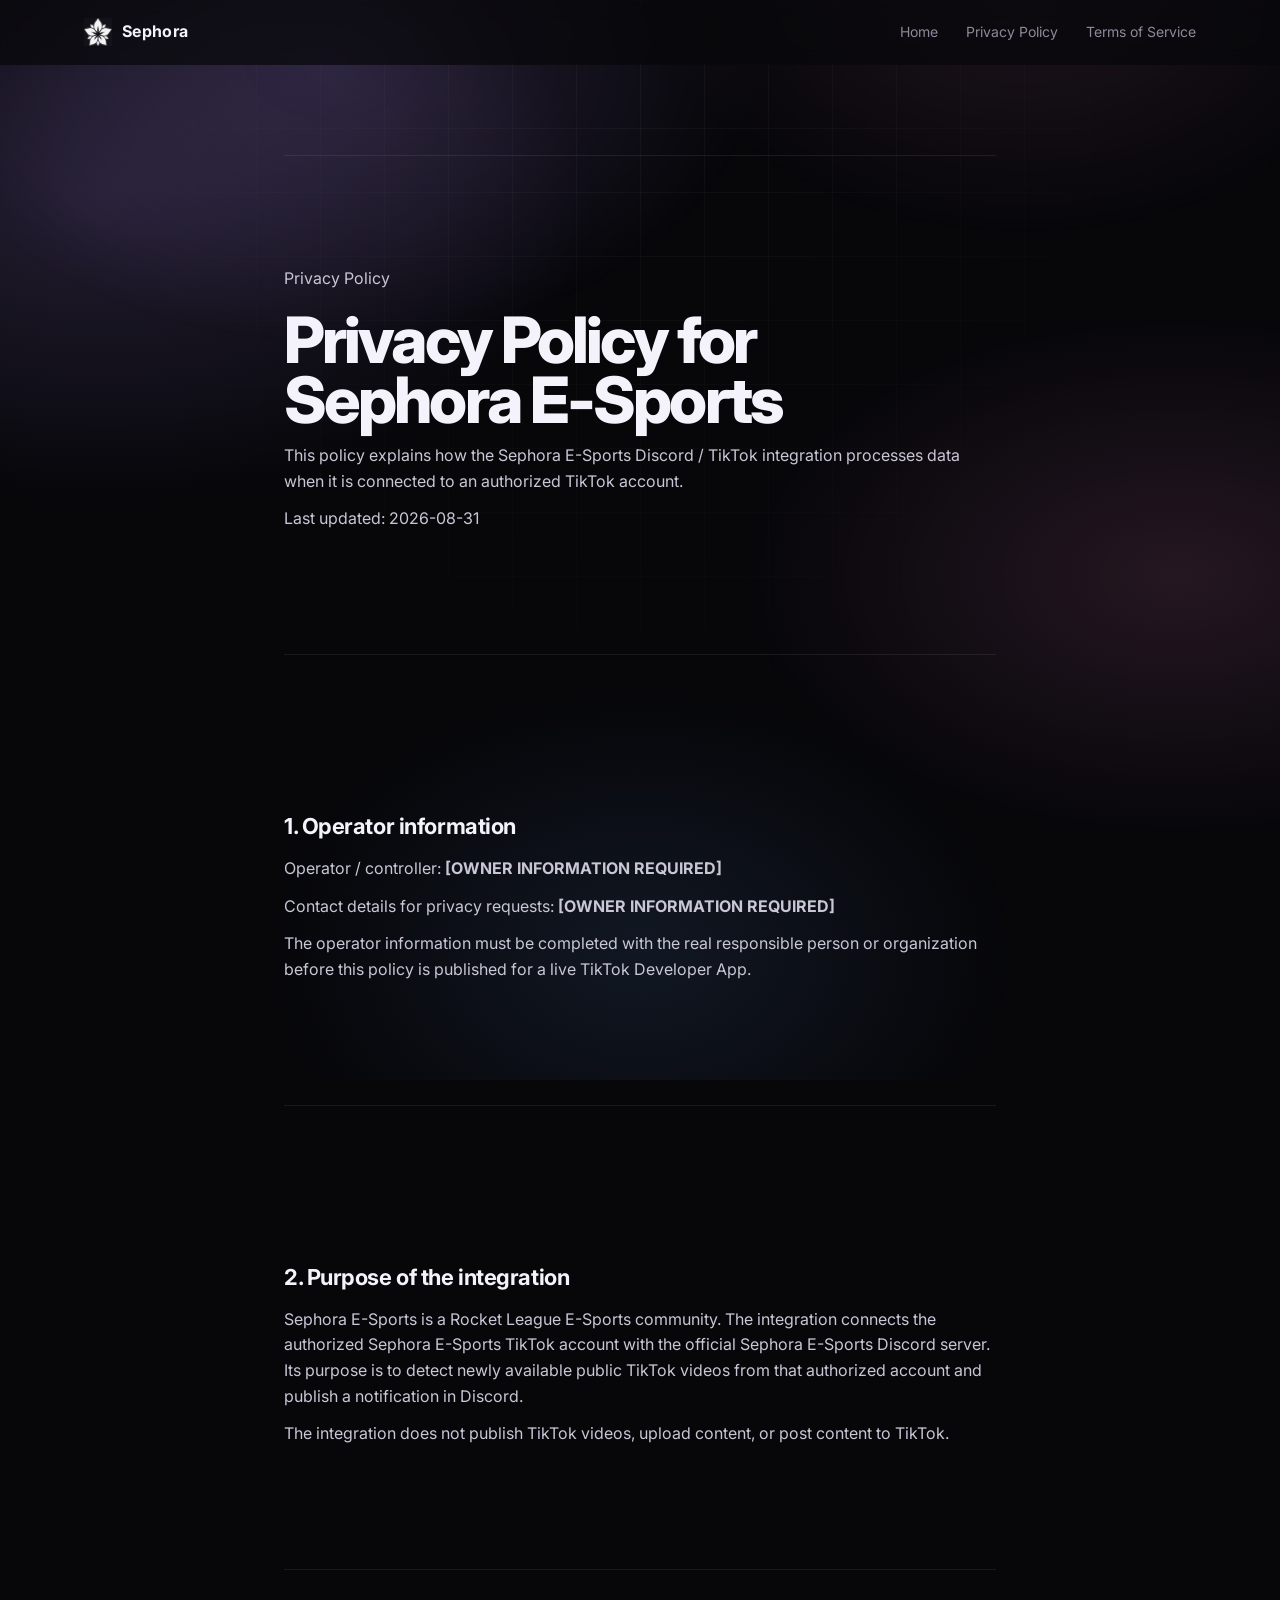
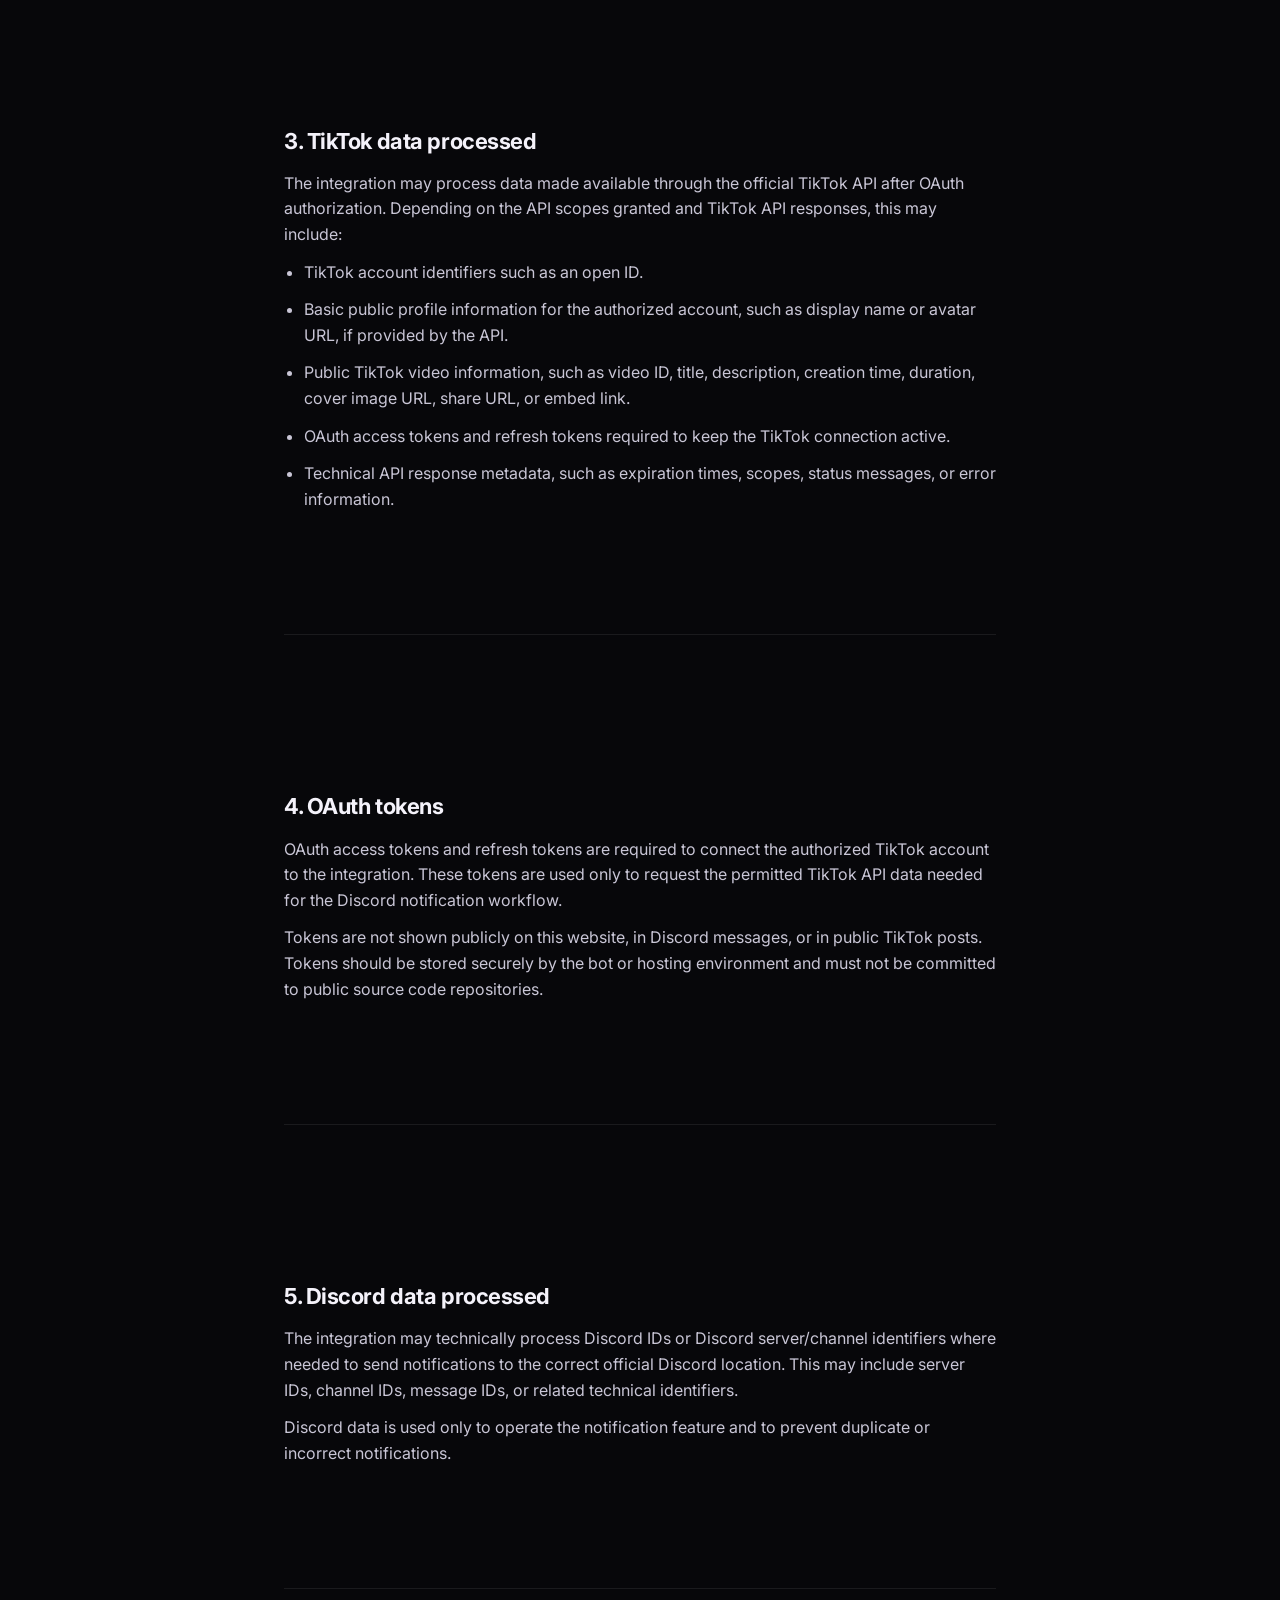
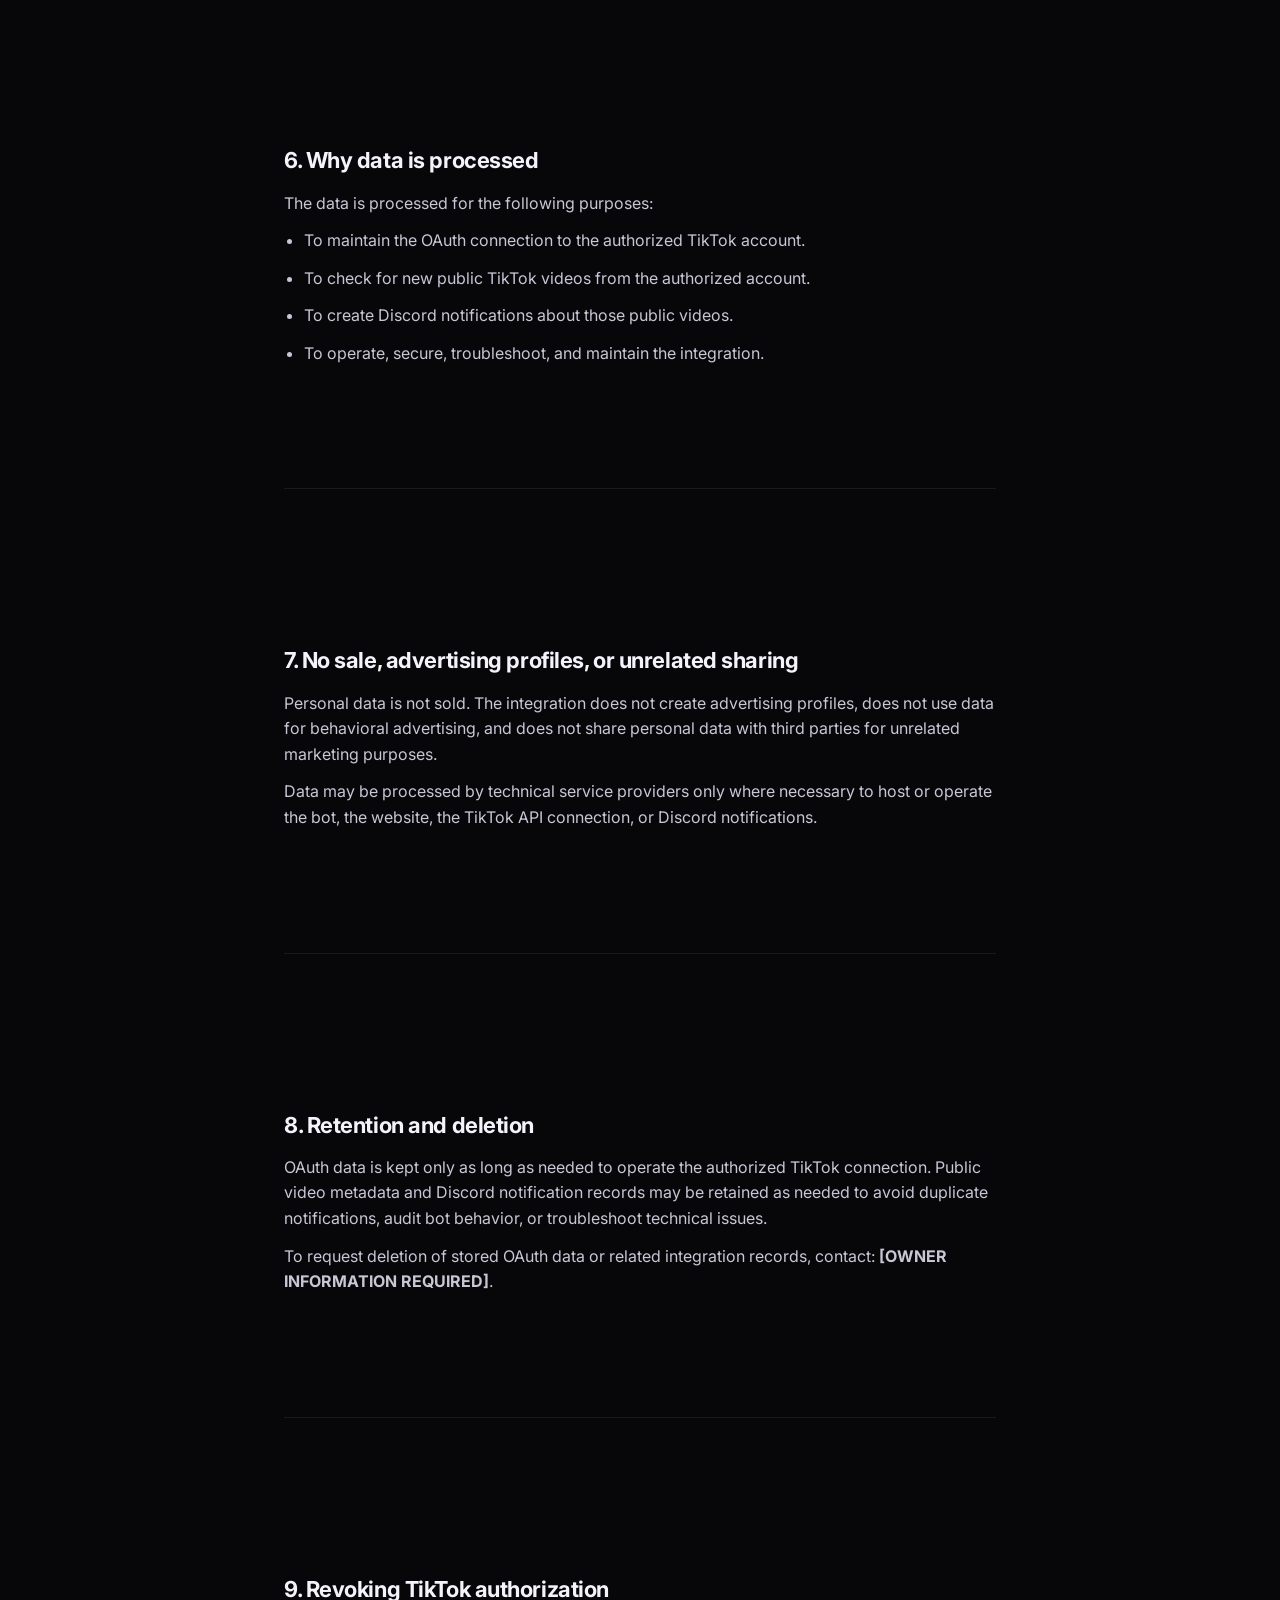
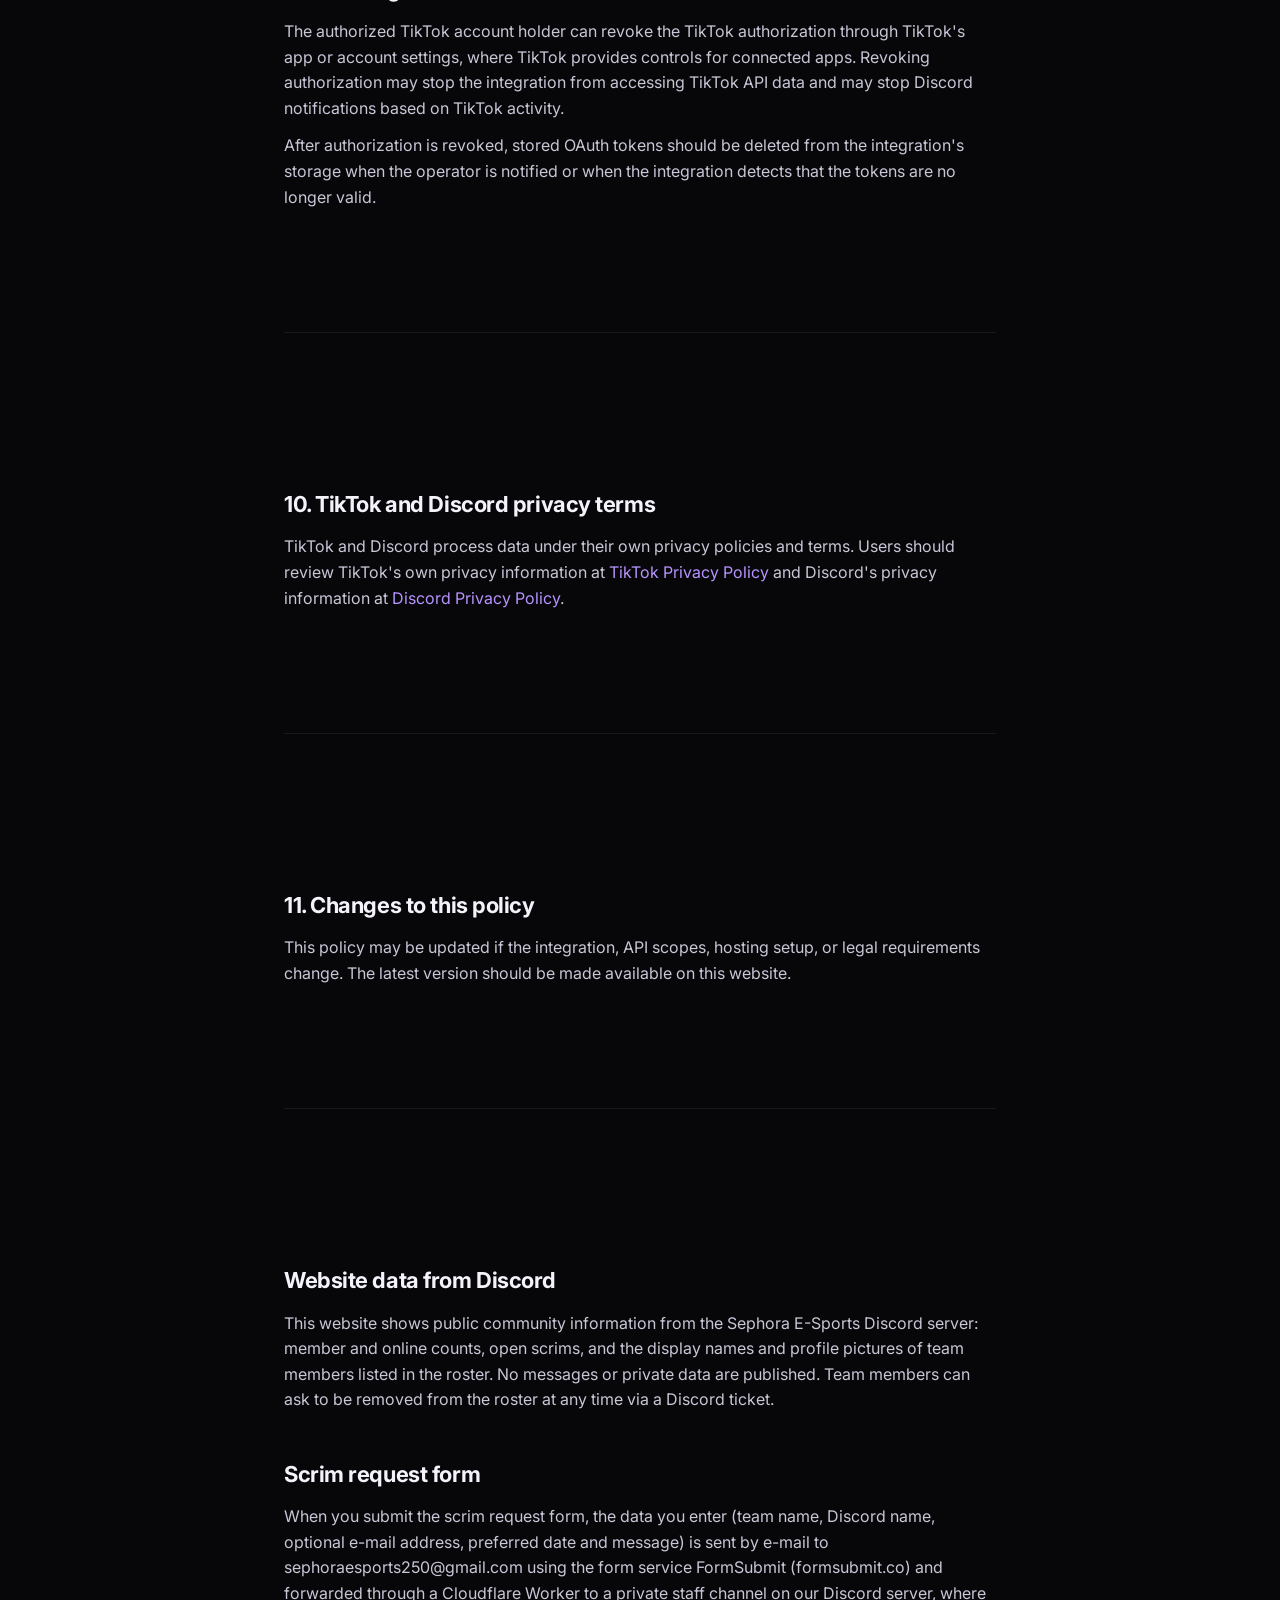
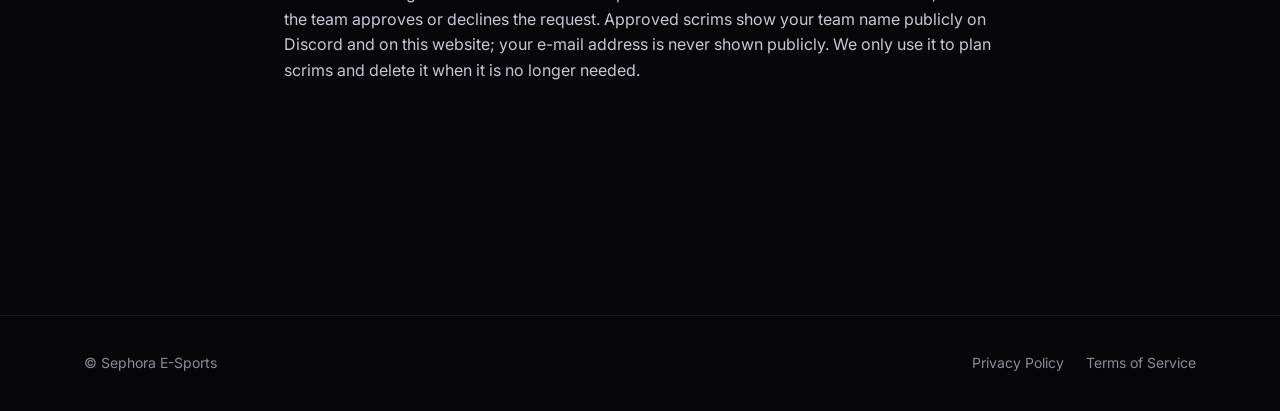
<file: privacy/index.html>
<!doctype html>
<html lang="en"><head><meta charset="utf-8"><meta name="viewport" content="width=device-width,initial-scale=1">
<title>Privacy Policy | Sephora E-Sports</title><meta name="description" content="Privacy Policy for Sephora E-Sports, its Discord bot, website and TikTok integration.">
<link rel="icon" href="../assets/logo.png"><link rel="stylesheet" href="../assets/styles.css"></head>
<body><div class="grid-bg"></div><div class="glow"></div>
<header class="nav"><div class="wrap"><a class="brand" href="../"><img src="../assets/logo.png" alt="">Sephora</a>
<nav class="links"><a href="../">Home</a><a href="../privacy/">Privacy Policy</a><a href="../terms/">Terms of Service</a></nav></div></header>
<main class="wrap legal">
      <section >
        <p >Privacy Policy</p>
        <h1>Privacy Policy for Sephora E-Sports</h1>
        <p >
          This policy explains how the Sephora E-Sports Discord / TikTok
          integration processes data when it is connected to an authorized
          TikTok account.
        </p>
        <p >Last updated: 2026-08-31</p>
      </section>

      <article >
        <section>
          <h2>1. Operator information</h2>
          <p>
            Operator / controller: <strong>[OWNER INFORMATION REQUIRED]</strong>
          </p>
          <p>
            Contact details for privacy requests:
            <strong>[OWNER INFORMATION REQUIRED]</strong>
          </p>
          <p>
            The operator information must be completed with the real responsible
            person or organization before this policy is published for a live
            TikTok Developer App.
          </p>
        </section>

        <section>
          <h2>2. Purpose of the integration</h2>
          <p>
            Sephora E-Sports is a Rocket League E-Sports community. The
            integration connects the authorized Sephora E-Sports TikTok account
            with the official Sephora E-Sports Discord server. Its purpose is to
            detect newly available public TikTok videos from that authorized
            account and publish a notification in Discord.
          </p>
          <p>
            The integration does not publish TikTok videos, upload content, or
            post content to TikTok.
          </p>
        </section>

        <section>
          <h2>3. TikTok data processed</h2>
          <p>
            The integration may process data made available through the official
            TikTok API after OAuth authorization. Depending on the API scopes
            granted and TikTok API responses, this may include:
          </p>
          <ul>
            <li>TikTok account identifiers such as an open ID.</li>
            <li>Basic public profile information for the authorized account, such as display name or avatar URL, if provided by the API.</li>
            <li>Public TikTok video information, such as video ID, title, description, creation time, duration, cover image URL, share URL, or embed link.</li>
            <li>OAuth access tokens and refresh tokens required to keep the TikTok connection active.</li>
            <li>Technical API response metadata, such as expiration times, scopes, status messages, or error information.</li>
          </ul>
        </section>

        <section>
          <h2>4. OAuth tokens</h2>
          <p>
            OAuth access tokens and refresh tokens are required to connect the
            authorized TikTok account to the integration. These tokens are used
            only to request the permitted TikTok API data needed for the Discord
            notification workflow.
          </p>
          <p>
            Tokens are not shown publicly on this website, in Discord messages,
            or in public TikTok posts. Tokens should be stored securely by the
            bot or hosting environment and must not be committed to public source
            code repositories.
          </p>
        </section>

        <section>
          <h2>5. Discord data processed</h2>
          <p>
            The integration may technically process Discord IDs or Discord
            server/channel identifiers where needed to send notifications to the
            correct official Discord location. This may include server IDs,
            channel IDs, message IDs, or related technical identifiers.
          </p>
          <p>
            Discord data is used only to operate the notification feature and to
            prevent duplicate or incorrect notifications.
          </p>
        </section>

        <section>
          <h2>6. Why data is processed</h2>
          <p>The data is processed for the following purposes:</p>
          <ul>
            <li>To maintain the OAuth connection to the authorized TikTok account.</li>
            <li>To check for new public TikTok videos from the authorized account.</li>
            <li>To create Discord notifications about those public videos.</li>
            <li>To operate, secure, troubleshoot, and maintain the integration.</li>
          </ul>
        </section>

        <section>
          <h2>7. No sale, advertising profiles, or unrelated sharing</h2>
          <p>
            Personal data is not sold. The integration does not create
            advertising profiles, does not use data for behavioral advertising,
            and does not share personal data with third parties for unrelated
            marketing purposes.
          </p>
          <p>
            Data may be processed by technical service providers only where
            necessary to host or operate the bot, the website, the TikTok API
            connection, or Discord notifications.
          </p>
        </section>

        <section>
          <h2>8. Retention and deletion</h2>
          <p>
            OAuth data is kept only as long as needed to operate the authorized
            TikTok connection. Public video metadata and Discord notification
            records may be retained as needed to avoid duplicate notifications,
            audit bot behavior, or troubleshoot technical issues.
          </p>
          <p>
            To request deletion of stored OAuth data or related integration
            records, contact: <strong>[OWNER INFORMATION REQUIRED]</strong>.
          </p>
        </section>

        <section>
          <h2>9. Revoking TikTok authorization</h2>
          <p>
            The authorized TikTok account holder can revoke the TikTok
            authorization through TikTok's app or account settings, where TikTok
            provides controls for connected apps. Revoking authorization may stop
            the integration from accessing TikTok API data and may stop Discord
            notifications based on TikTok activity.
          </p>
          <p>
            After authorization is revoked, stored OAuth tokens should be deleted
            from the integration's storage when the operator is notified or when
            the integration detects that the tokens are no longer valid.
          </p>
        </section>

        <section>
          <h2>10. TikTok and Discord privacy terms</h2>
          <p>
            TikTok and Discord process data under their own privacy policies and
            terms. Users should review TikTok's own privacy information at
            <a href="https://www.tiktok.com/legal/page/us/privacy-policy/en" rel="noreferrer">TikTok Privacy Policy</a>
            and Discord's privacy information at
            <a href="https://discord.com/privacy" rel="noreferrer">Discord Privacy Policy</a>.
          </p>
        </section>

        <section>
          <h2>11. Changes to this policy</h2>
          <p>
            This policy may be updated if the integration, API scopes, hosting
            setup, or legal requirements change. The latest version should be
            made available on this website.
          </p>
        </section>
      </article>
<section><h2>Website data from Discord</h2><p>This website shows public community information from the Sephora E-Sports Discord server: member and online counts, open scrims, and the display names and profile pictures of team members listed in the roster. No messages or private data are published. Team members can ask to be removed from the roster at any time via a Discord ticket.</p>
<h2>Scrim request form</h2><p>When you submit the scrim request form, the data you enter (team name, Discord name, optional e-mail address, preferred date and message) is sent by e-mail to sephoraesports250@gmail.com using the form service FormSubmit (formsubmit.co) and forwarded through a Cloudflare Worker to a private staff channel on our Discord server, where the team approves or declines the request. Approved scrims show your team name publicly on Discord and on this website; your e-mail address is never shown publicly. We only use it to plan scrims and delete it when it is no longer needed.</p></section></main>
<footer><div class="wrap"><span>© Sephora E-Sports</span><nav><a href="../privacy/">Privacy Policy</a><a href="../terms/">Terms of Service</a></nav></div></footer>
</body></html>
</file>
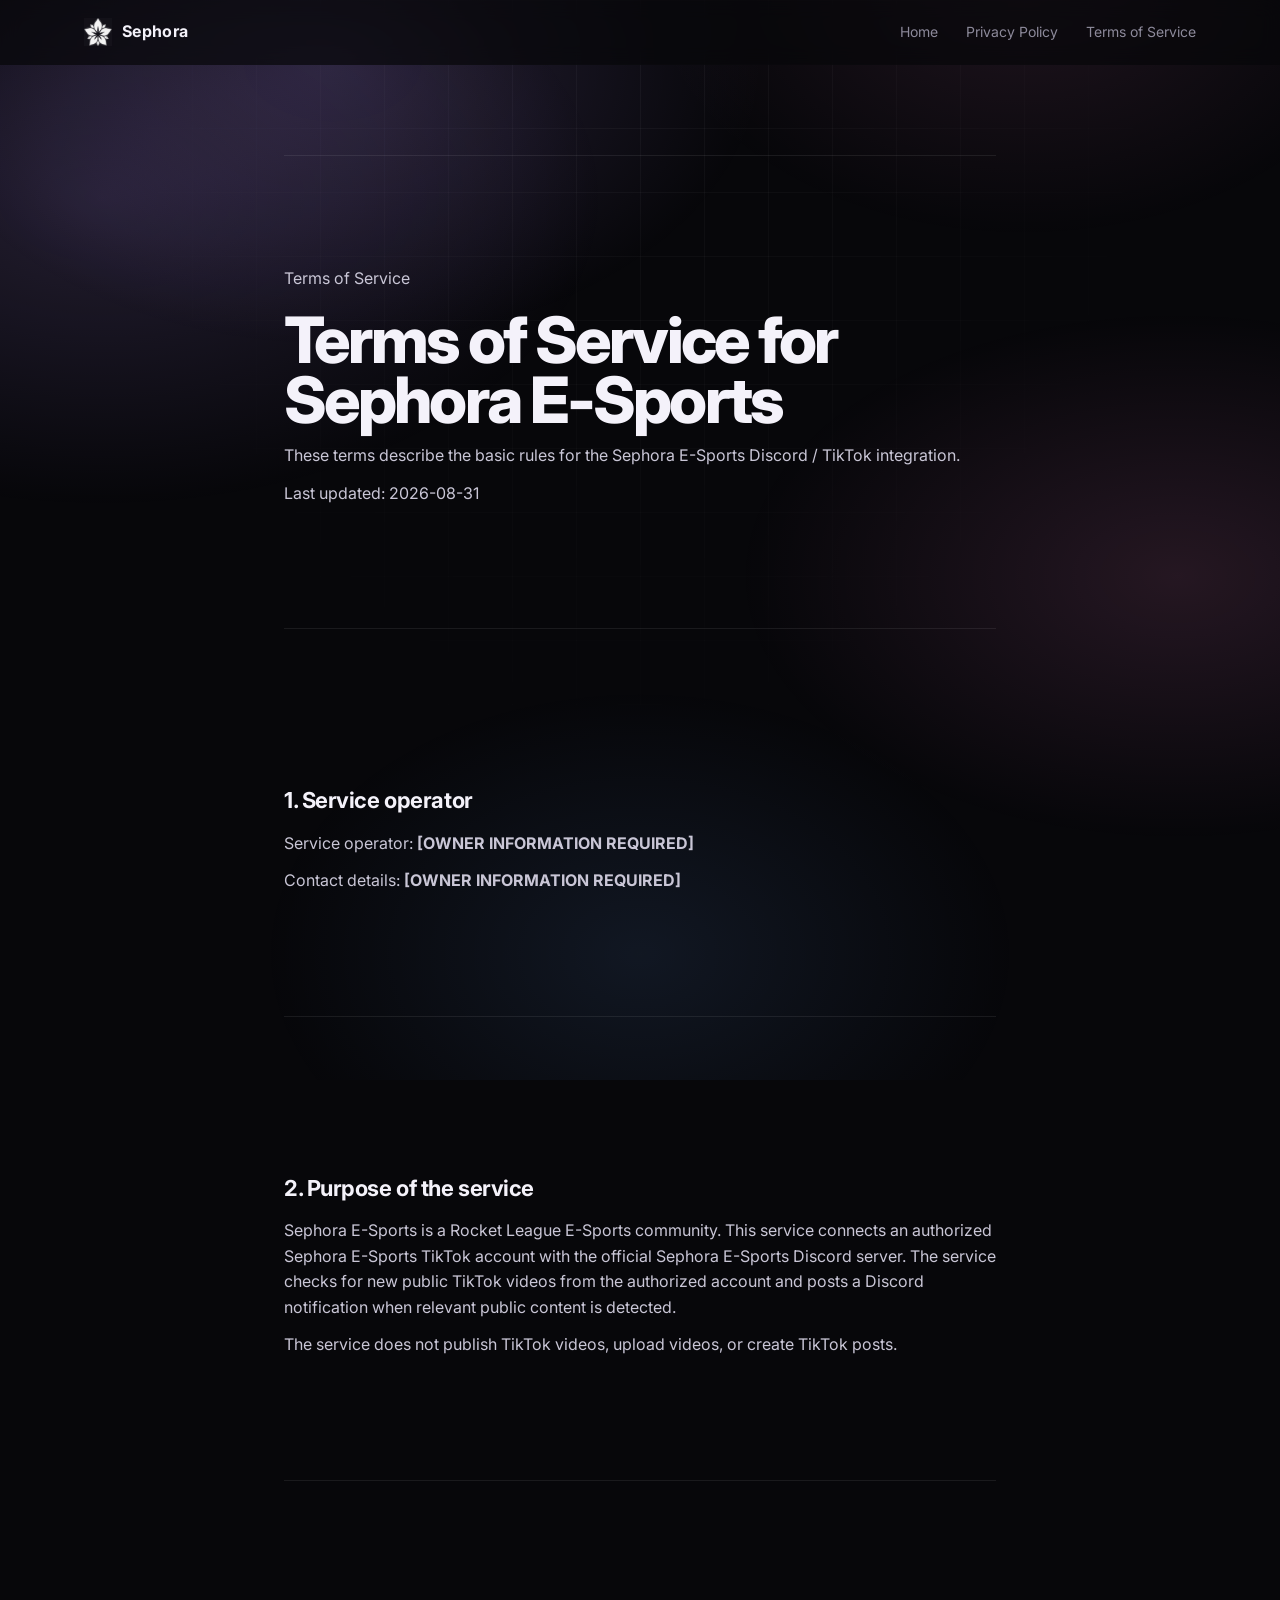
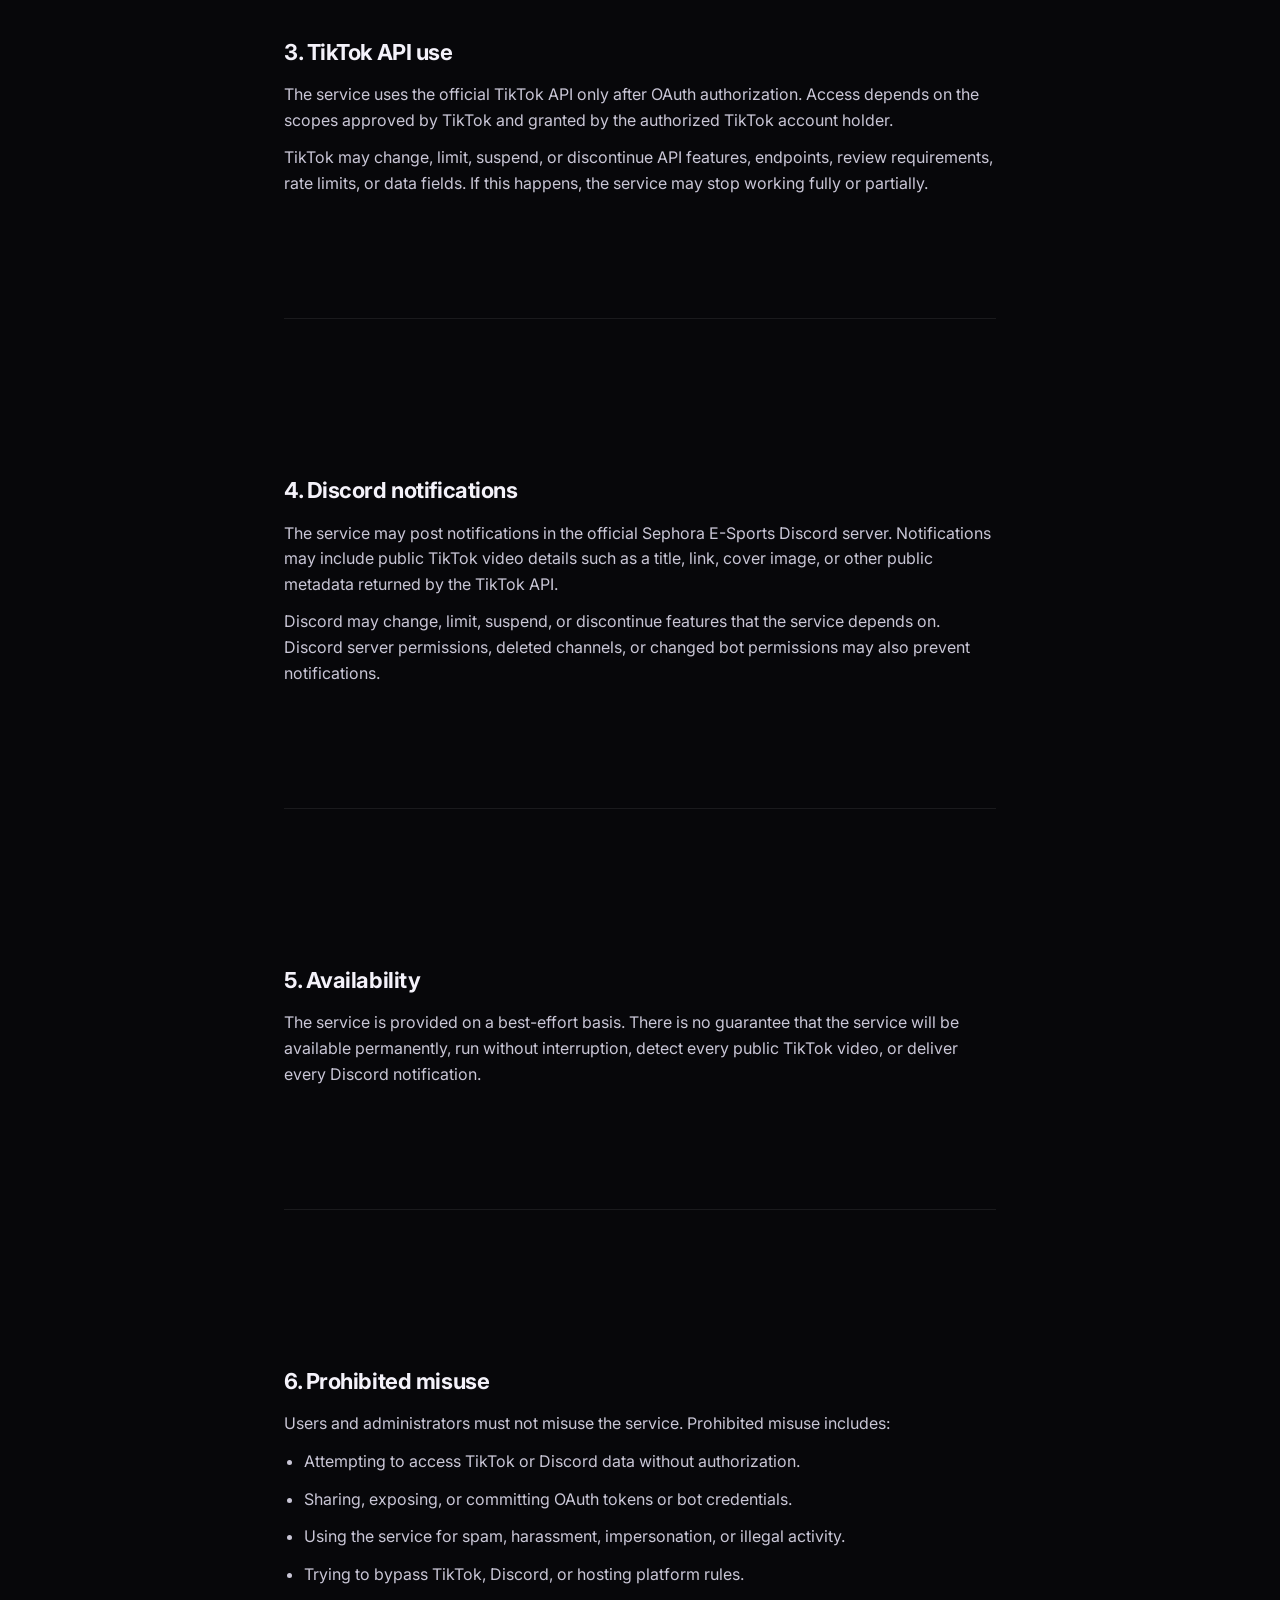
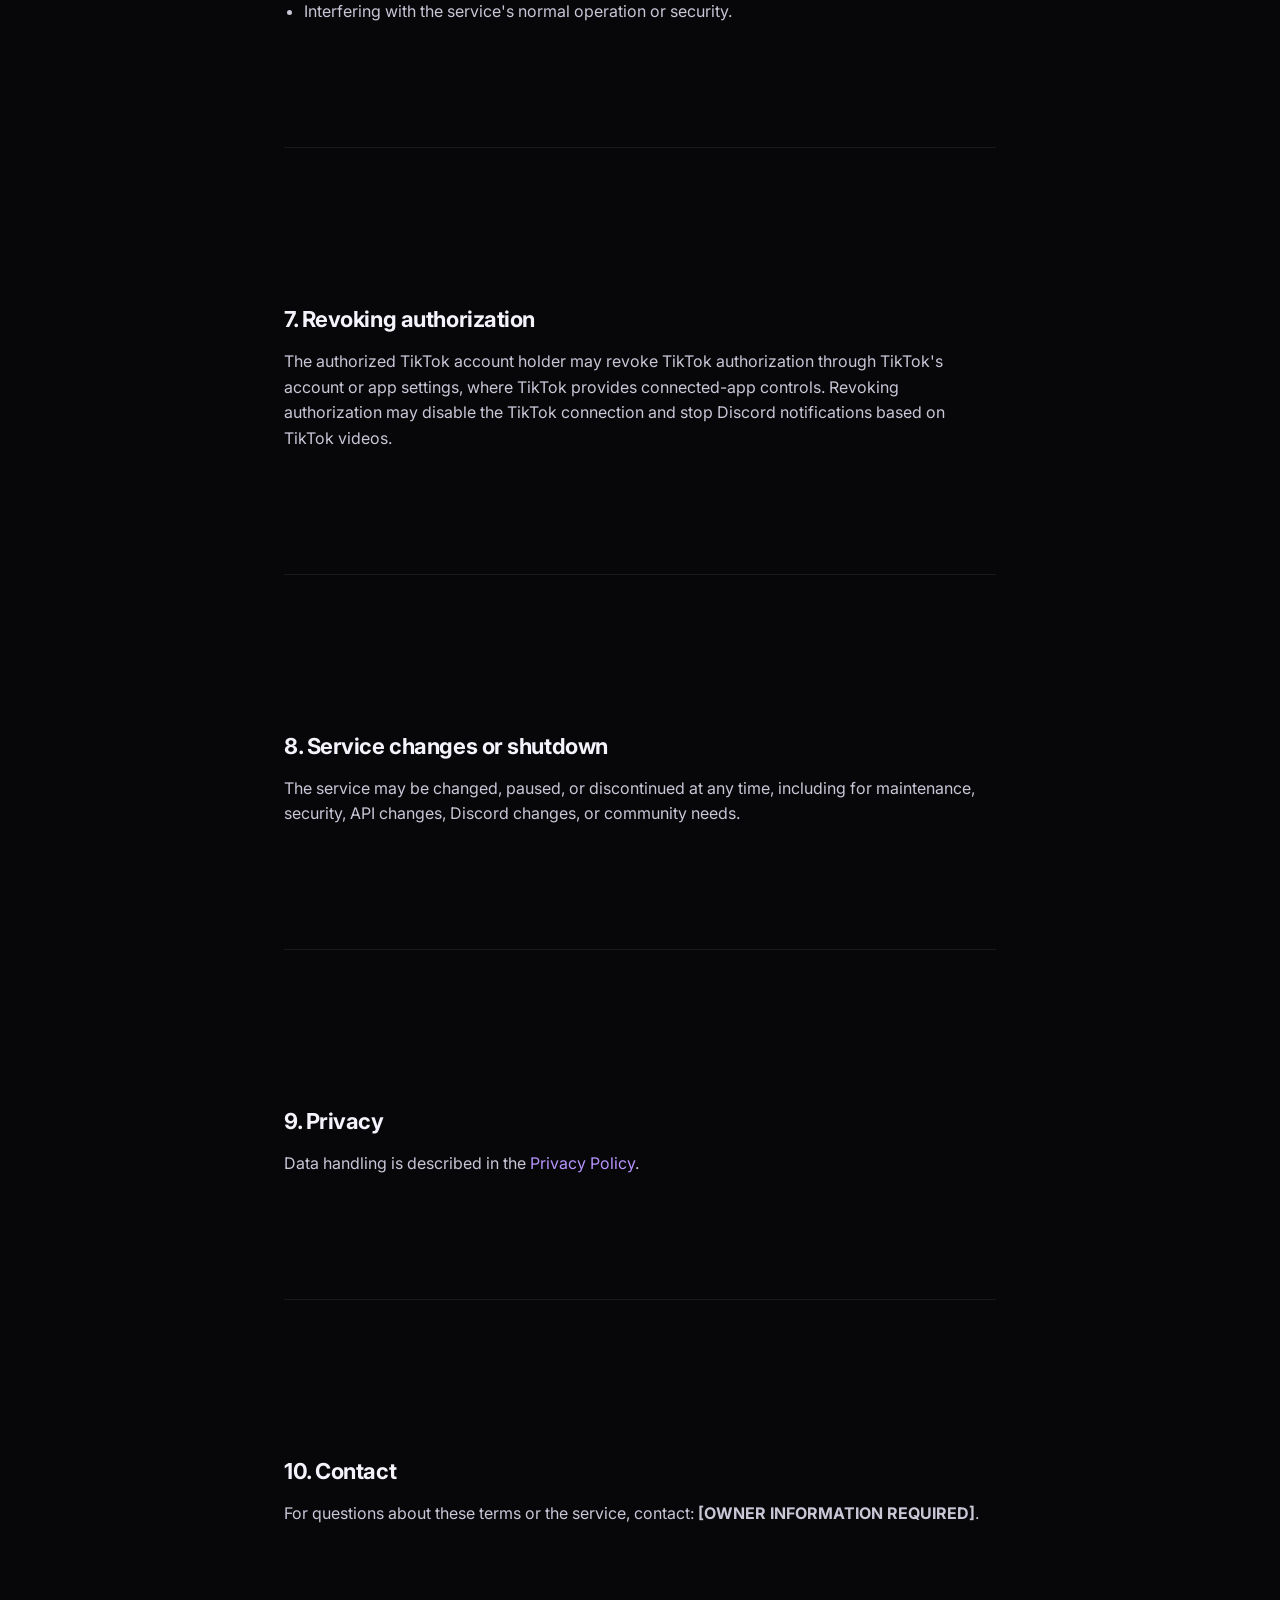
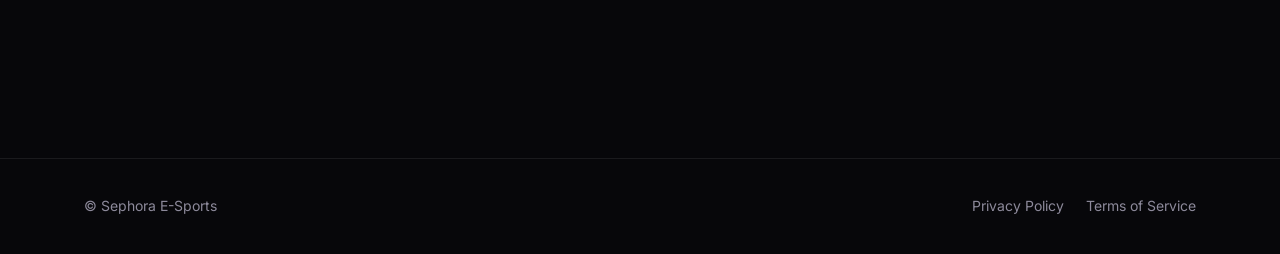
<file: terms/index.html>
<!doctype html>
<html lang="en"><head><meta charset="utf-8"><meta name="viewport" content="width=device-width,initial-scale=1">
<title>Terms of Service | Sephora E-Sports</title><meta name="description" content="Terms of Service for Sephora E-Sports, its Discord bot, website and TikTok integration.">
<link rel="icon" href="../assets/logo.png"><link rel="stylesheet" href="../assets/styles.css"></head>
<body><div class="grid-bg"></div><div class="glow"></div>
<header class="nav"><div class="wrap"><a class="brand" href="../"><img src="../assets/logo.png" alt="">Sephora</a>
<nav class="links"><a href="../">Home</a><a href="../privacy/">Privacy Policy</a><a href="../terms/">Terms of Service</a></nav></div></header>
<main class="wrap legal">
      <section >
        <p >Terms of Service</p>
        <h1>Terms of Service for Sephora E-Sports</h1>
        <p >
          These terms describe the basic rules for the Sephora E-Sports Discord
          / TikTok integration.
        </p>
        <p >Last updated: 2026-08-31</p>
      </section>

      <article >
        <section>
          <h2>1. Service operator</h2>
          <p>
            Service operator: <strong>[OWNER INFORMATION REQUIRED]</strong>
          </p>
          <p>
            Contact details: <strong>[OWNER INFORMATION REQUIRED]</strong>
          </p>
        </section>

        <section>
          <h2>2. Purpose of the service</h2>
          <p>
            Sephora E-Sports is a Rocket League E-Sports community. This service
            connects an authorized Sephora E-Sports TikTok account with the
            official Sephora E-Sports Discord server. The service checks for new
            public TikTok videos from the authorized account and posts a Discord
            notification when relevant public content is detected.
          </p>
          <p>
            The service does not publish TikTok videos, upload videos, or create
            TikTok posts.
          </p>
        </section>

        <section>
          <h2>3. TikTok API use</h2>
          <p>
            The service uses the official TikTok API only after OAuth
            authorization. Access depends on the scopes approved by TikTok and
            granted by the authorized TikTok account holder.
          </p>
          <p>
            TikTok may change, limit, suspend, or discontinue API features,
            endpoints, review requirements, rate limits, or data fields. If this
            happens, the service may stop working fully or partially.
          </p>
        </section>

        <section>
          <h2>4. Discord notifications</h2>
          <p>
            The service may post notifications in the official Sephora E-Sports
            Discord server. Notifications may include public TikTok video
            details such as a title, link, cover image, or other public metadata
            returned by the TikTok API.
          </p>
          <p>
            Discord may change, limit, suspend, or discontinue features that the
            service depends on. Discord server permissions, deleted channels, or
            changed bot permissions may also prevent notifications.
          </p>
        </section>

        <section>
          <h2>5. Availability</h2>
          <p>
            The service is provided on a best-effort basis. There is no guarantee
            that the service will be available permanently, run without
            interruption, detect every public TikTok video, or deliver every
            Discord notification.
          </p>
        </section>

        <section>
          <h2>6. Prohibited misuse</h2>
          <p>Users and administrators must not misuse the service. Prohibited misuse includes:</p>
          <ul>
            <li>Attempting to access TikTok or Discord data without authorization.</li>
            <li>Sharing, exposing, or committing OAuth tokens or bot credentials.</li>
            <li>Using the service for spam, harassment, impersonation, or illegal activity.</li>
            <li>Trying to bypass TikTok, Discord, or hosting platform rules.</li>
            <li>Interfering with the service's normal operation or security.</li>
          </ul>
        </section>

        <section>
          <h2>7. Revoking authorization</h2>
          <p>
            The authorized TikTok account holder may revoke TikTok authorization
            through TikTok's account or app settings, where TikTok provides
            connected-app controls. Revoking authorization may disable the
            TikTok connection and stop Discord notifications based on TikTok
            videos.
          </p>
        </section>

        <section>
          <h2>8. Service changes or shutdown</h2>
          <p>
            The service may be changed, paused, or discontinued at any time,
            including for maintenance, security, API changes, Discord changes, or
            community needs.
          </p>
        </section>

        <section>
          <h2>9. Privacy</h2>
          <p>
            Data handling is described in the
            <a href="../privacy/">Privacy Policy</a>.
          </p>
        </section>

        <section>
          <h2>10. Contact</h2>
          <p>
            For questions about these terms or the service, contact:
            <strong>[OWNER INFORMATION REQUIRED]</strong>.
          </p>
        </section>
      </article>
    </main>
<footer><div class="wrap"><span>© Sephora E-Sports</span><nav><a href="../privacy/">Privacy Policy</a><a href="../terms/">Terms of Service</a></nav></div></footer>
</body></html>
</file>
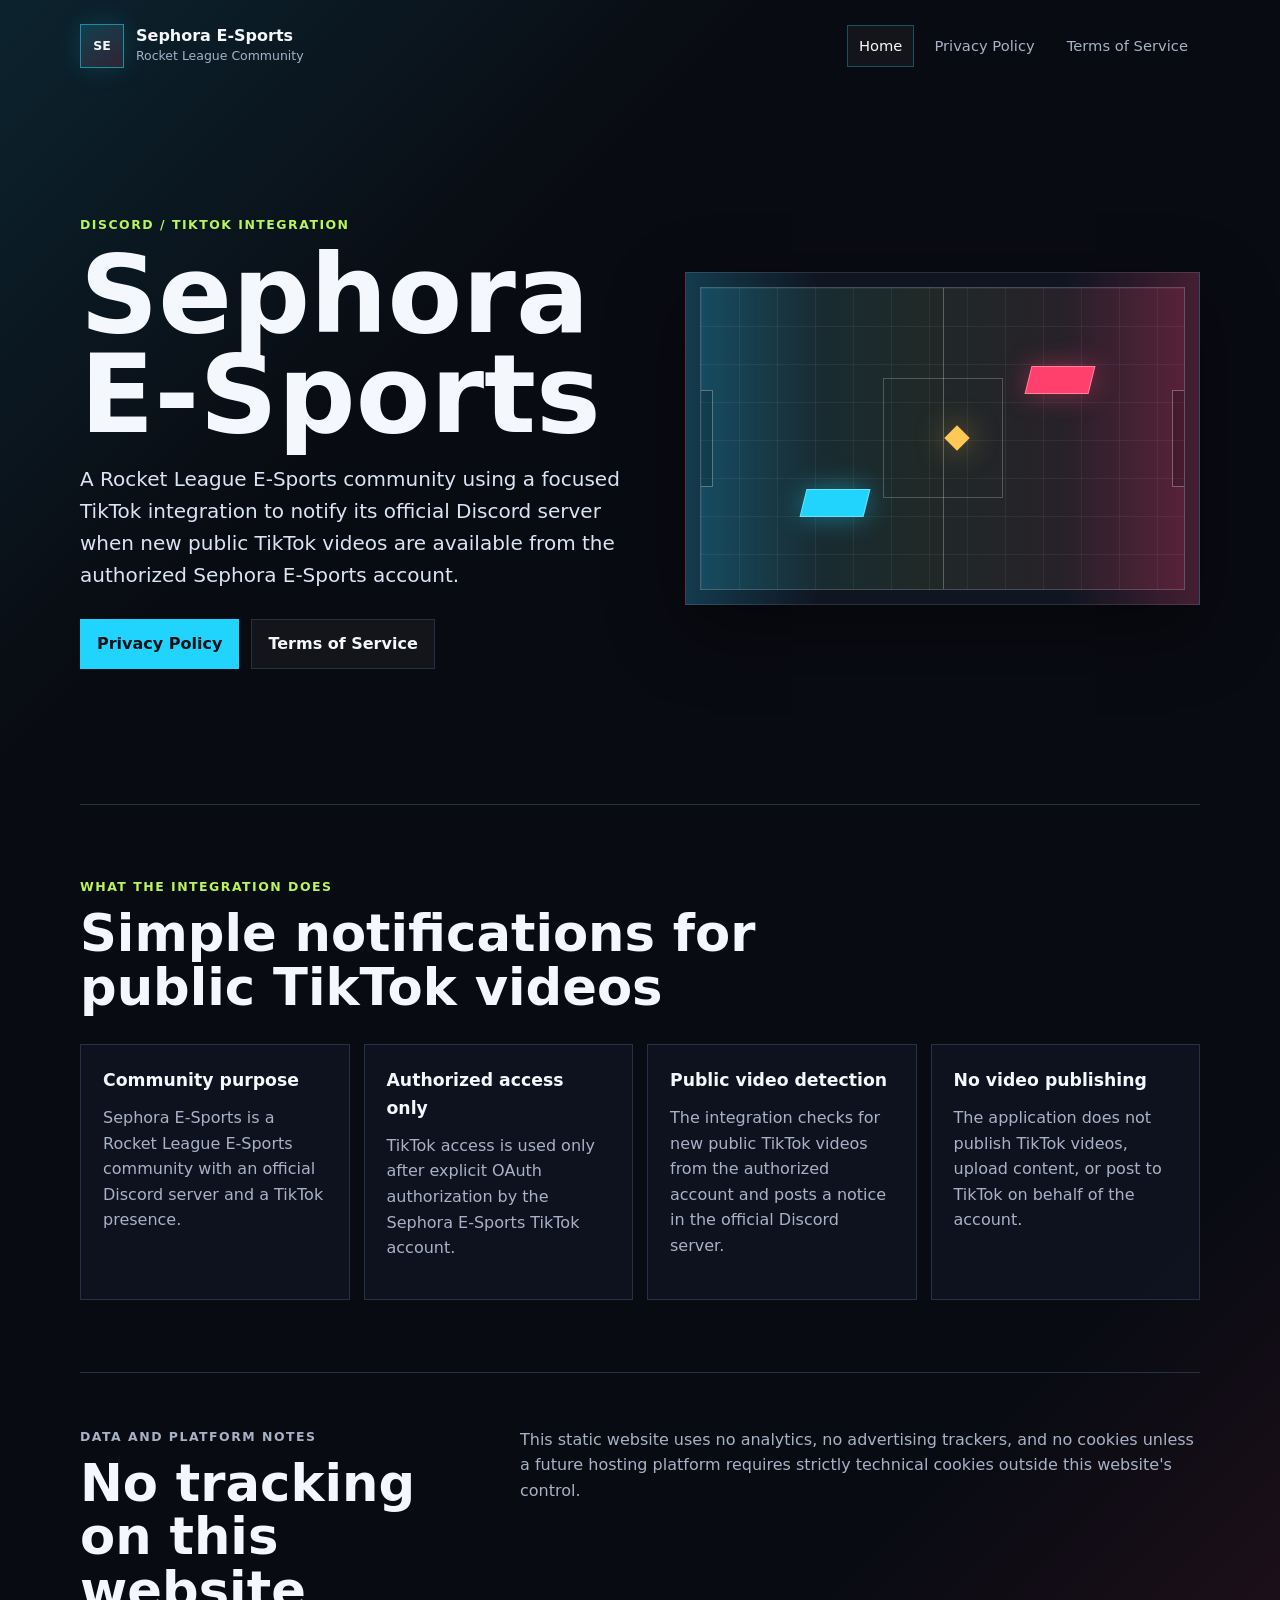
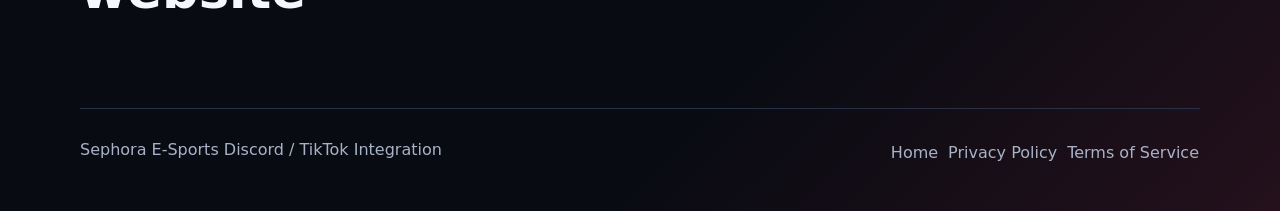
<file: website/index.html>
<!doctype html>
<html lang="en">
  <head>
    <meta charset="utf-8">
    <meta name="viewport" content="width=device-width, initial-scale=1">
    <title>Sephora E-Sports | Discord and TikTok Integration</title>
    <meta name="description" content="Sephora E-Sports is a Rocket League E-Sports community. This site explains the Discord and TikTok integration used by the community.">
    <link rel="stylesheet" href="assets/styles.css">
  </head>
  <body>
    <header class="site-header">
      <a class="brand" href="./" aria-label="Sephora E-Sports home">
        <span class="brand-mark" aria-hidden="true">SE</span>
        <span>
          <strong>Sephora E-Sports</strong>
          <small>Rocket League Community</small>
        </span>
      </a>
      <nav class="site-nav" aria-label="Main navigation">
        <a aria-current="page" href="./">Home</a>
        <a href="privacy/">Privacy Policy</a>
        <a href="terms/">Terms of Service</a>
      </nav>
    </header>

    <main>
      <section class="hero">
        <div class="hero-copy">
          <p class="eyebrow">Discord / TikTok Integration</p>
          <h1>Sephora E-Sports</h1>
          <p class="lead">
            A Rocket League E-Sports community using a focused TikTok integration
            to notify its official Discord server when new public TikTok videos
            are available from the authorized Sephora E-Sports account.
          </p>
          <div class="action-row" aria-label="Important pages">
            <a class="button primary" href="privacy/">Privacy Policy</a>
            <a class="button secondary" href="terms/">Terms of Service</a>
          </div>
        </div>
        <div class="arena-visual" aria-hidden="true">
          <div class="arena-frame">
            <div class="pitch">
              <span class="center-line"></span>
              <span class="goal goal-left"></span>
              <span class="goal goal-right"></span>
              <span class="ball"></span>
              <span class="car car-cyan"></span>
              <span class="car car-red"></span>
            </div>
          </div>
        </div>
      </section>

      <section class="content-band">
        <div class="section-heading">
          <p class="eyebrow">What the integration does</p>
          <h2>Simple notifications for public TikTok videos</h2>
        </div>
        <div class="feature-grid">
          <article class="feature-card">
            <h3>Community purpose</h3>
            <p>
              Sephora E-Sports is a Rocket League E-Sports community with an
              official Discord server and a TikTok presence.
            </p>
          </article>
          <article class="feature-card">
            <h3>Authorized access only</h3>
            <p>
              TikTok access is used only after explicit OAuth authorization by
              the Sephora E-Sports TikTok account.
            </p>
          </article>
          <article class="feature-card">
            <h3>Public video detection</h3>
            <p>
              The integration checks for new public TikTok videos from the
              authorized account and posts a notice in the official Discord
              server.
            </p>
          </article>
          <article class="feature-card">
            <h3>No video publishing</h3>
            <p>
              The application does not publish TikTok videos, upload content, or
              post to TikTok on behalf of the account.
            </p>
          </article>
        </div>
      </section>

      <section class="notice-band">
        <div>
          <p class="eyebrow">Data and platform notes</p>
          <h2>No tracking on this website</h2>
        </div>
        <p>
          This static website uses no analytics, no advertising trackers, and no
          cookies unless a future hosting platform requires strictly technical
          cookies outside this website's control.
        </p>
      </section>
    </main>

    <footer class="site-footer">
      <p>Sephora E-Sports Discord / TikTok Integration</p>
      <nav aria-label="Footer navigation">
        <a href="./">Home</a>
        <a href="privacy/">Privacy Policy</a>
        <a href="terms/">Terms of Service</a>
      </nav>
    </footer>
  </body>
</html>
</file>
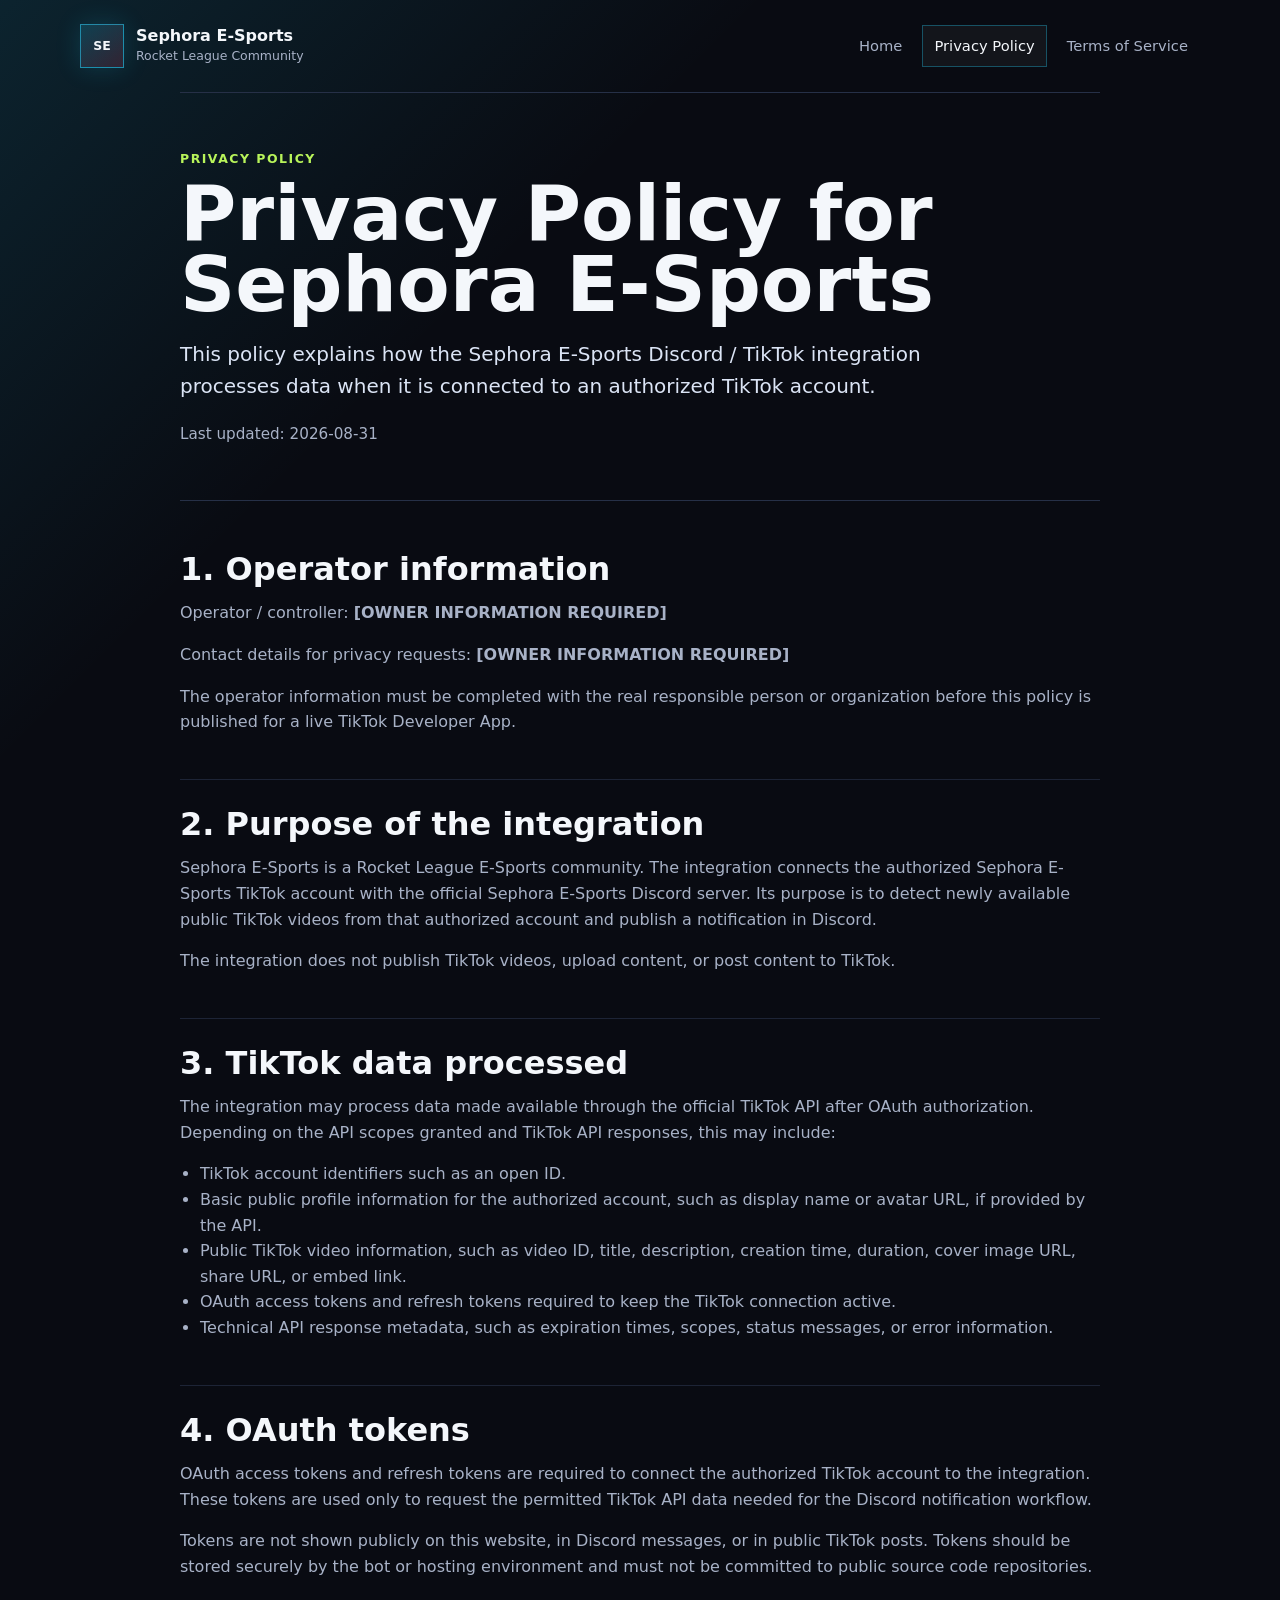
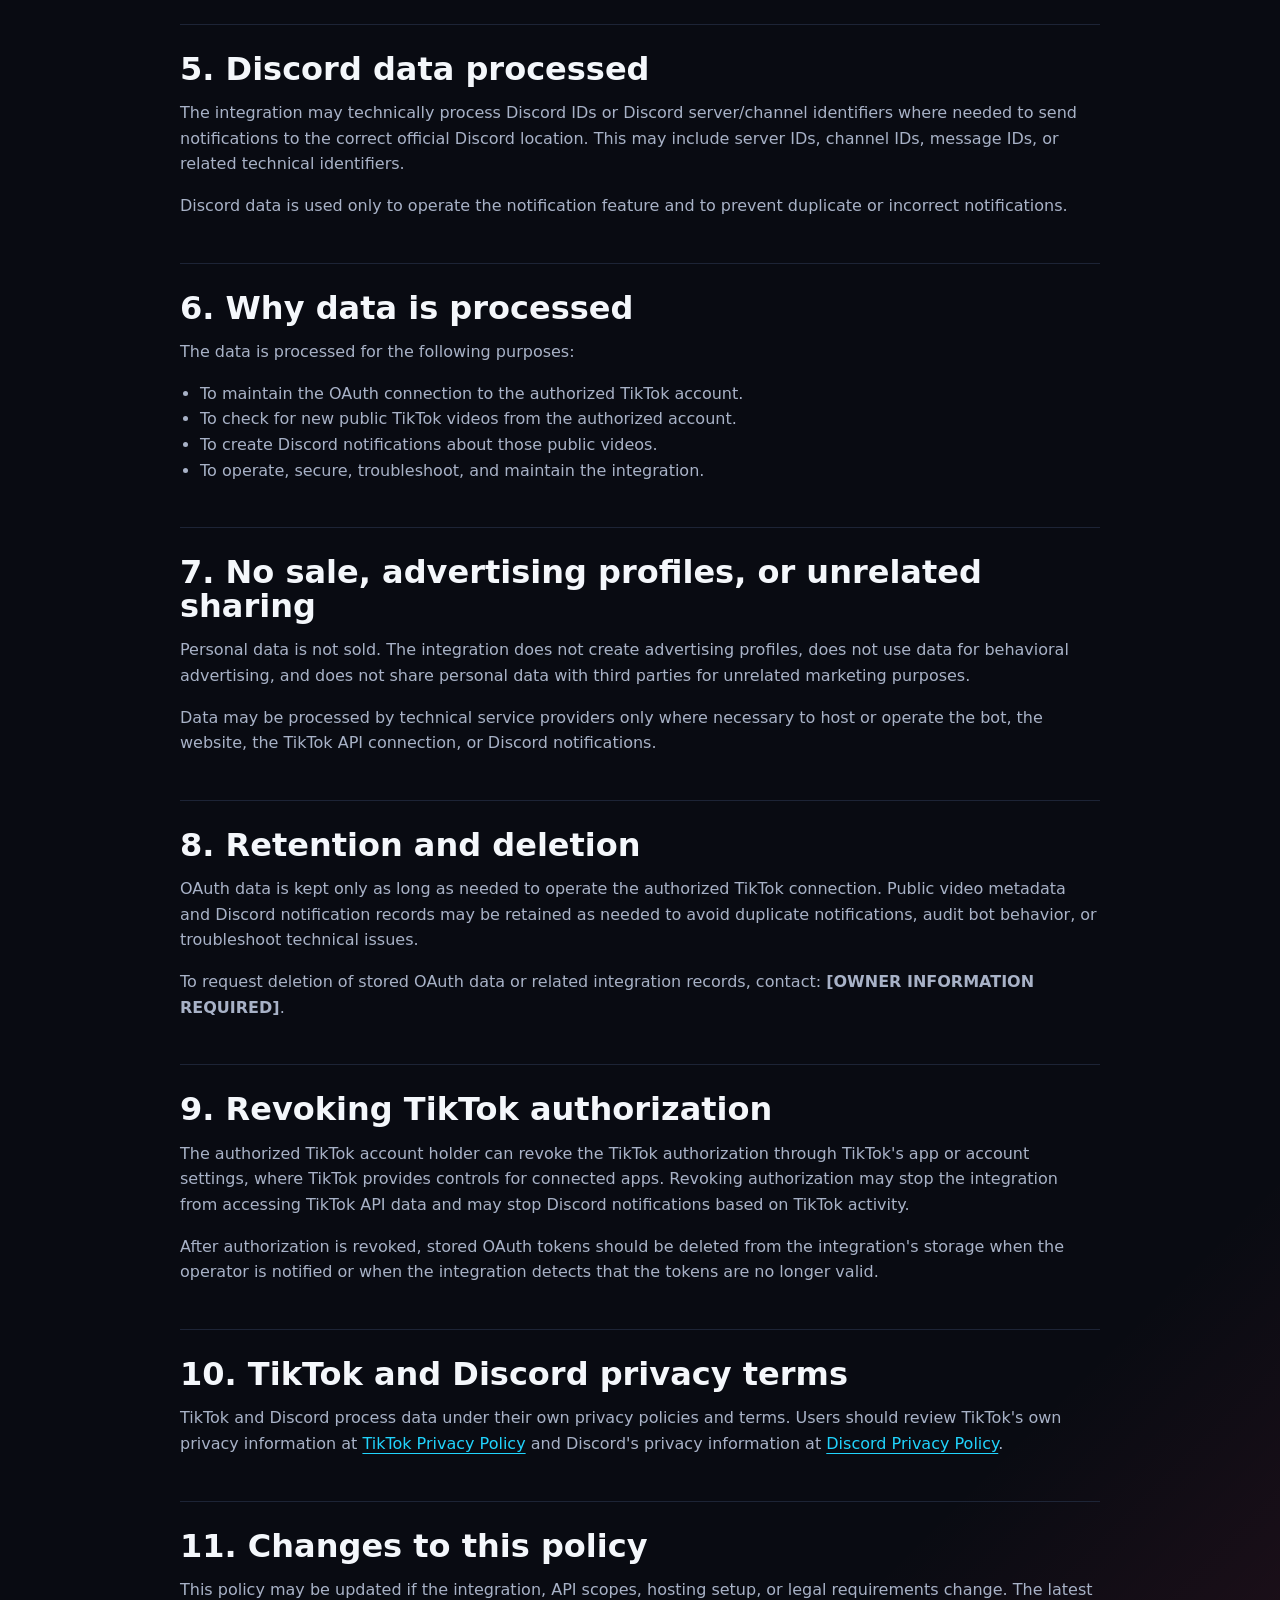
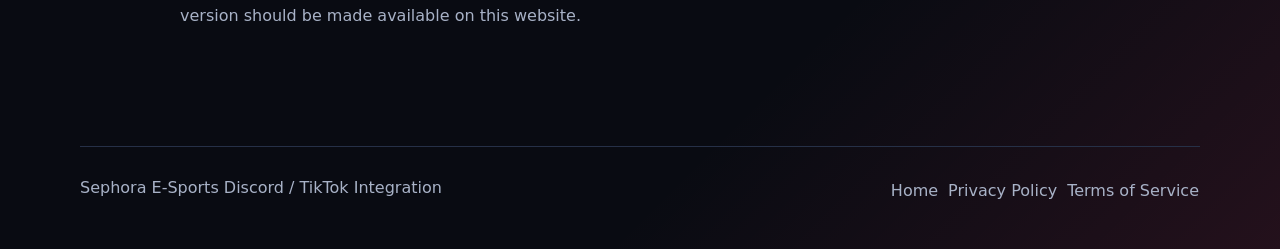
<file: website/privacy/index.html>
<!doctype html>
<html lang="en">
  <head>
    <meta charset="utf-8">
    <meta name="viewport" content="width=device-width, initial-scale=1">
    <title>Privacy Policy | Sephora E-Sports</title>
    <meta name="description" content="Privacy Policy for the Sephora E-Sports Discord and TikTok integration.">
    <link rel="stylesheet" href="../assets/styles.css">
  </head>
  <body>
    <header class="site-header">
      <a class="brand" href="../" aria-label="Sephora E-Sports home">
        <span class="brand-mark" aria-hidden="true">SE</span>
        <span>
          <strong>Sephora E-Sports</strong>
          <small>Rocket League Community</small>
        </span>
      </a>
      <nav class="site-nav" aria-label="Main navigation">
        <a href="../">Home</a>
        <a aria-current="page" href="./">Privacy Policy</a>
        <a href="../terms/">Terms of Service</a>
      </nav>
    </header>

    <main class="document">
      <section class="document-hero">
        <p class="eyebrow">Privacy Policy</p>
        <h1>Privacy Policy for Sephora E-Sports</h1>
        <p class="lead">
          This policy explains how the Sephora E-Sports Discord / TikTok
          integration processes data when it is connected to an authorized
          TikTok account.
        </p>
        <p class="updated">Last updated: 2026-08-31</p>
      </section>

      <article class="legal-content">
        <section>
          <h2>1. Operator information</h2>
          <p>
            Operator / controller: <strong>[OWNER INFORMATION REQUIRED]</strong>
          </p>
          <p>
            Contact details for privacy requests:
            <strong>[OWNER INFORMATION REQUIRED]</strong>
          </p>
          <p>
            The operator information must be completed with the real responsible
            person or organization before this policy is published for a live
            TikTok Developer App.
          </p>
        </section>

        <section>
          <h2>2. Purpose of the integration</h2>
          <p>
            Sephora E-Sports is a Rocket League E-Sports community. The
            integration connects the authorized Sephora E-Sports TikTok account
            with the official Sephora E-Sports Discord server. Its purpose is to
            detect newly available public TikTok videos from that authorized
            account and publish a notification in Discord.
          </p>
          <p>
            The integration does not publish TikTok videos, upload content, or
            post content to TikTok.
          </p>
        </section>

        <section>
          <h2>3. TikTok data processed</h2>
          <p>
            The integration may process data made available through the official
            TikTok API after OAuth authorization. Depending on the API scopes
            granted and TikTok API responses, this may include:
          </p>
          <ul>
            <li>TikTok account identifiers such as an open ID.</li>
            <li>Basic public profile information for the authorized account, such as display name or avatar URL, if provided by the API.</li>
            <li>Public TikTok video information, such as video ID, title, description, creation time, duration, cover image URL, share URL, or embed link.</li>
            <li>OAuth access tokens and refresh tokens required to keep the TikTok connection active.</li>
            <li>Technical API response metadata, such as expiration times, scopes, status messages, or error information.</li>
          </ul>
        </section>

        <section>
          <h2>4. OAuth tokens</h2>
          <p>
            OAuth access tokens and refresh tokens are required to connect the
            authorized TikTok account to the integration. These tokens are used
            only to request the permitted TikTok API data needed for the Discord
            notification workflow.
          </p>
          <p>
            Tokens are not shown publicly on this website, in Discord messages,
            or in public TikTok posts. Tokens should be stored securely by the
            bot or hosting environment and must not be committed to public source
            code repositories.
          </p>
        </section>

        <section>
          <h2>5. Discord data processed</h2>
          <p>
            The integration may technically process Discord IDs or Discord
            server/channel identifiers where needed to send notifications to the
            correct official Discord location. This may include server IDs,
            channel IDs, message IDs, or related technical identifiers.
          </p>
          <p>
            Discord data is used only to operate the notification feature and to
            prevent duplicate or incorrect notifications.
          </p>
        </section>

        <section>
          <h2>6. Why data is processed</h2>
          <p>The data is processed for the following purposes:</p>
          <ul>
            <li>To maintain the OAuth connection to the authorized TikTok account.</li>
            <li>To check for new public TikTok videos from the authorized account.</li>
            <li>To create Discord notifications about those public videos.</li>
            <li>To operate, secure, troubleshoot, and maintain the integration.</li>
          </ul>
        </section>

        <section>
          <h2>7. No sale, advertising profiles, or unrelated sharing</h2>
          <p>
            Personal data is not sold. The integration does not create
            advertising profiles, does not use data for behavioral advertising,
            and does not share personal data with third parties for unrelated
            marketing purposes.
          </p>
          <p>
            Data may be processed by technical service providers only where
            necessary to host or operate the bot, the website, the TikTok API
            connection, or Discord notifications.
          </p>
        </section>

        <section>
          <h2>8. Retention and deletion</h2>
          <p>
            OAuth data is kept only as long as needed to operate the authorized
            TikTok connection. Public video metadata and Discord notification
            records may be retained as needed to avoid duplicate notifications,
            audit bot behavior, or troubleshoot technical issues.
          </p>
          <p>
            To request deletion of stored OAuth data or related integration
            records, contact: <strong>[OWNER INFORMATION REQUIRED]</strong>.
          </p>
        </section>

        <section>
          <h2>9. Revoking TikTok authorization</h2>
          <p>
            The authorized TikTok account holder can revoke the TikTok
            authorization through TikTok's app or account settings, where TikTok
            provides controls for connected apps. Revoking authorization may stop
            the integration from accessing TikTok API data and may stop Discord
            notifications based on TikTok activity.
          </p>
          <p>
            After authorization is revoked, stored OAuth tokens should be deleted
            from the integration's storage when the operator is notified or when
            the integration detects that the tokens are no longer valid.
          </p>
        </section>

        <section>
          <h2>10. TikTok and Discord privacy terms</h2>
          <p>
            TikTok and Discord process data under their own privacy policies and
            terms. Users should review TikTok's own privacy information at
            <a href="https://www.tiktok.com/legal/page/us/privacy-policy/en" rel="noreferrer">TikTok Privacy Policy</a>
            and Discord's privacy information at
            <a href="https://discord.com/privacy" rel="noreferrer">Discord Privacy Policy</a>.
          </p>
        </section>

        <section>
          <h2>11. Changes to this policy</h2>
          <p>
            This policy may be updated if the integration, API scopes, hosting
            setup, or legal requirements change. The latest version should be
            made available on this website.
          </p>
        </section>
      </article>
    </main>

    <footer class="site-footer">
      <p>Sephora E-Sports Discord / TikTok Integration</p>
      <nav aria-label="Footer navigation">
        <a href="../">Home</a>
        <a href="./">Privacy Policy</a>
        <a href="../terms/">Terms of Service</a>
      </nav>
    </footer>
  </body>
</html>
</file>
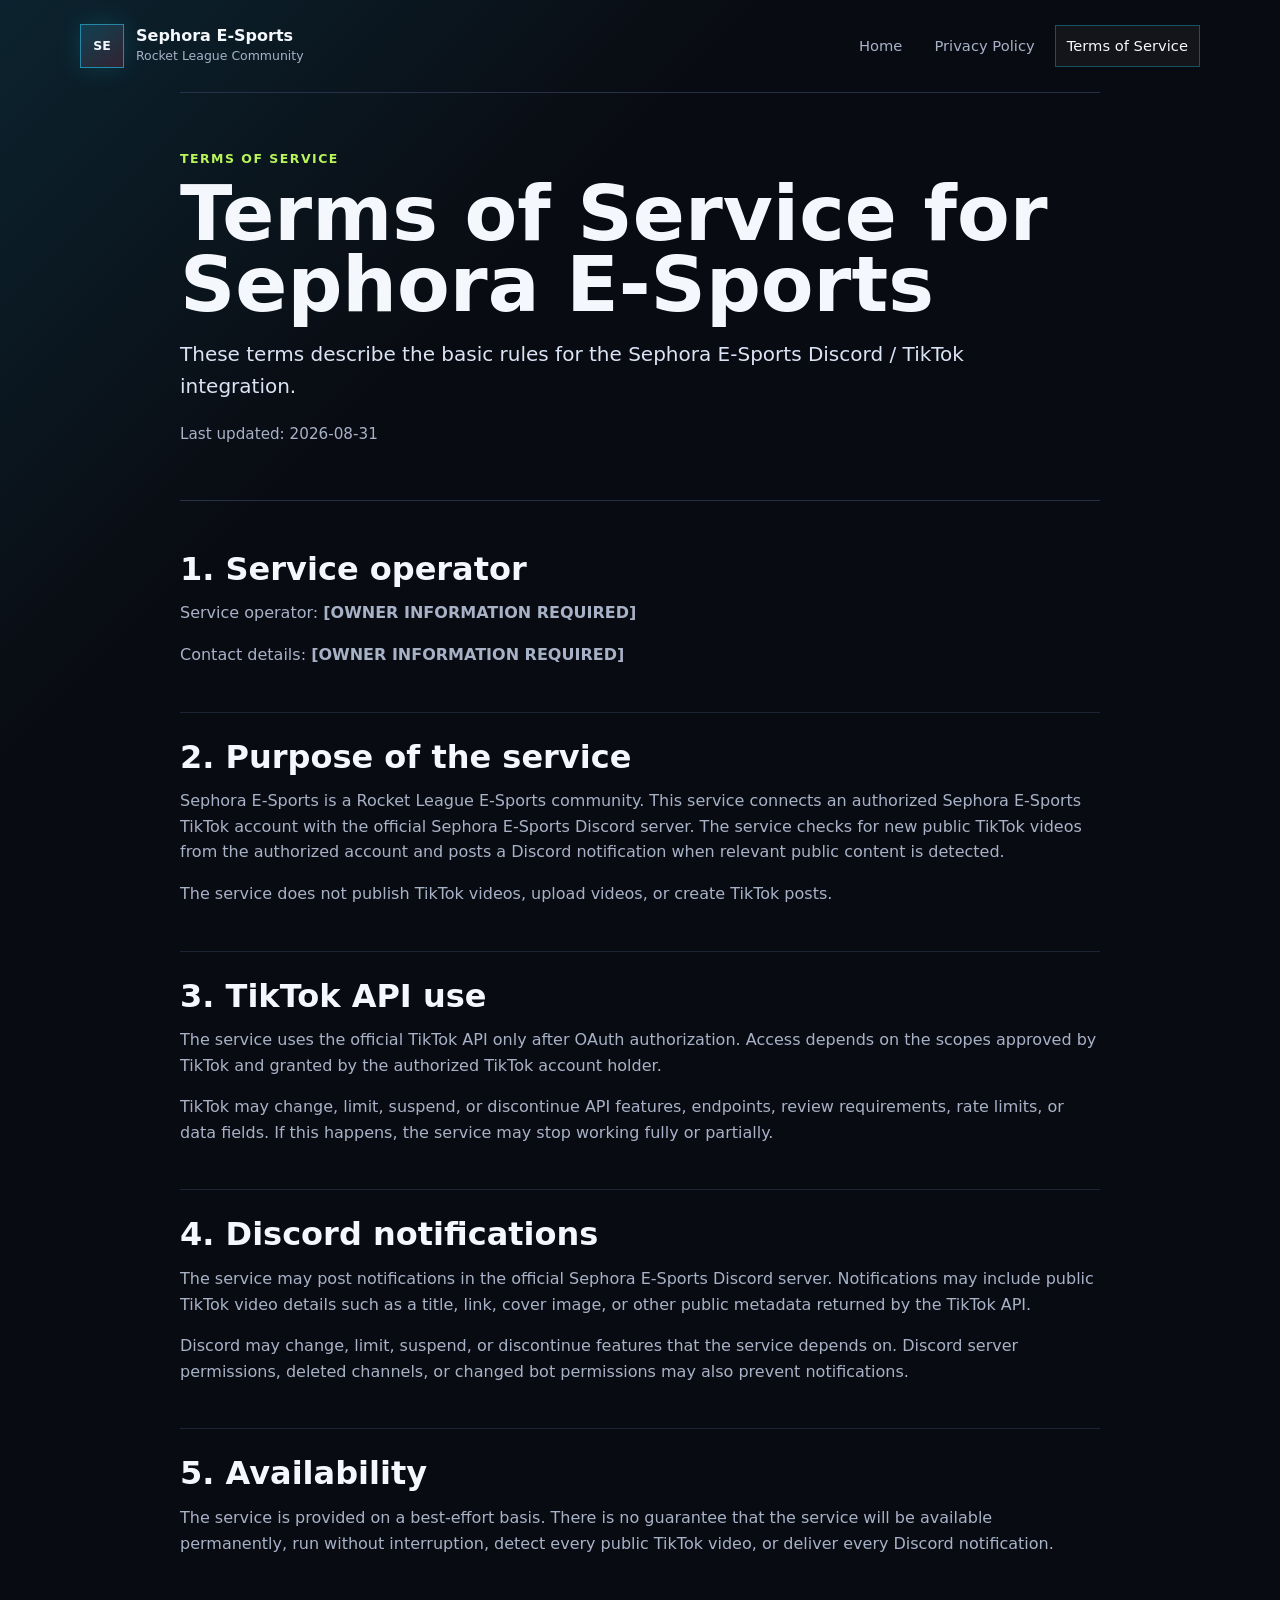
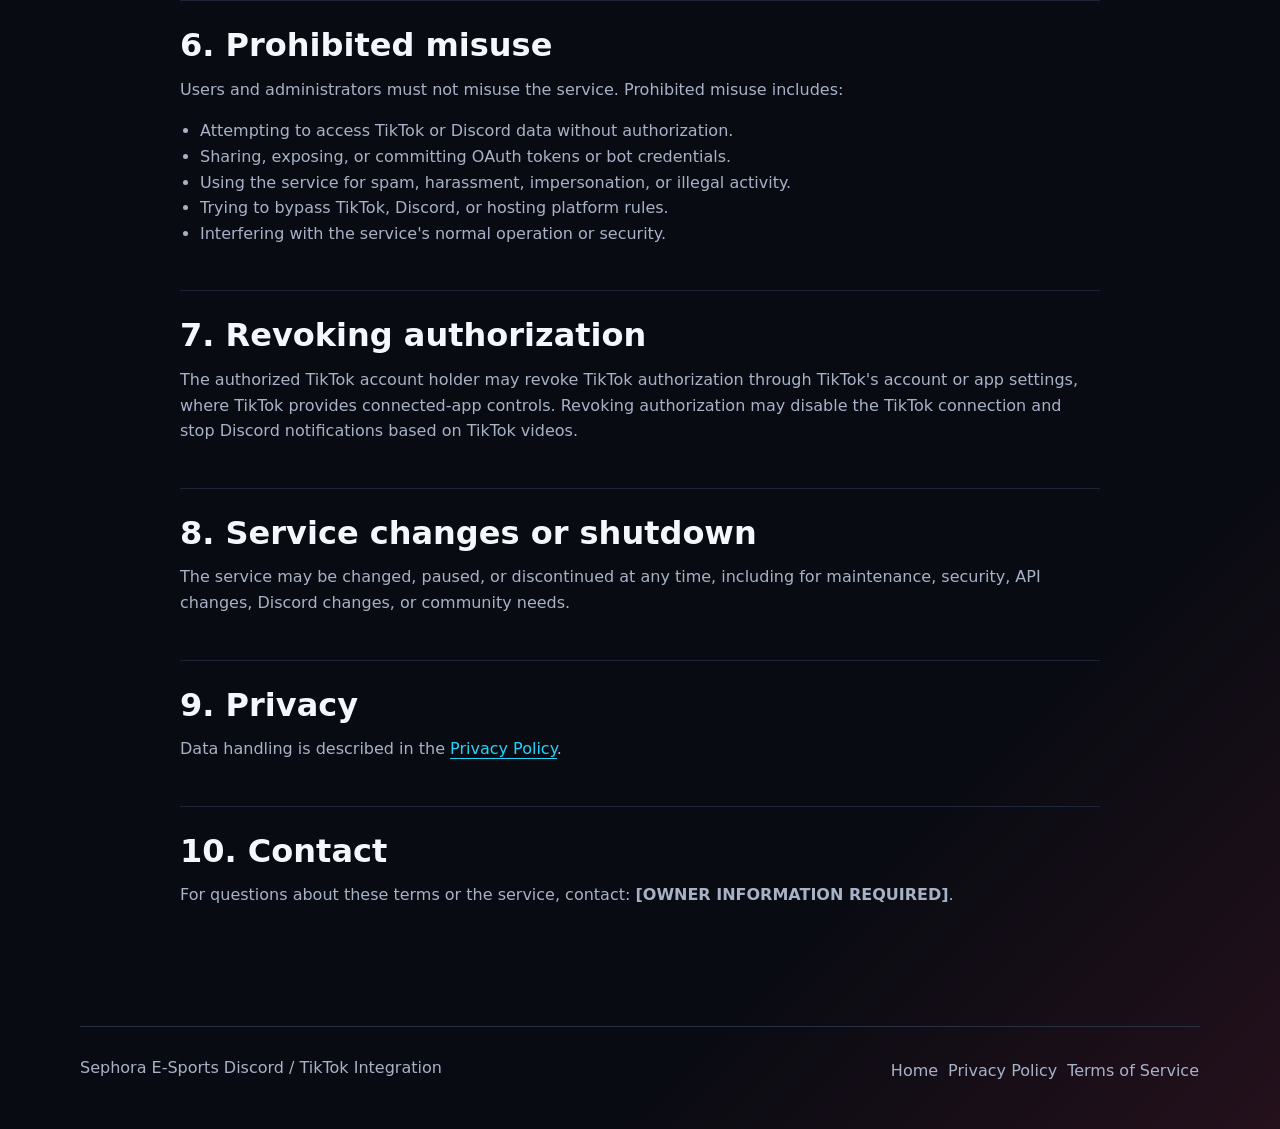
<file: website/terms/index.html>
<!doctype html>
<html lang="en">
  <head>
    <meta charset="utf-8">
    <meta name="viewport" content="width=device-width, initial-scale=1">
    <title>Terms of Service | Sephora E-Sports</title>
    <meta name="description" content="Terms of Service for the Sephora E-Sports Discord and TikTok integration.">
    <link rel="stylesheet" href="../assets/styles.css">
  </head>
  <body>
    <header class="site-header">
      <a class="brand" href="../" aria-label="Sephora E-Sports home">
        <span class="brand-mark" aria-hidden="true">SE</span>
        <span>
          <strong>Sephora E-Sports</strong>
          <small>Rocket League Community</small>
        </span>
      </a>
      <nav class="site-nav" aria-label="Main navigation">
        <a href="../">Home</a>
        <a href="../privacy/">Privacy Policy</a>
        <a aria-current="page" href="./">Terms of Service</a>
      </nav>
    </header>

    <main class="document">
      <section class="document-hero">
        <p class="eyebrow">Terms of Service</p>
        <h1>Terms of Service for Sephora E-Sports</h1>
        <p class="lead">
          These terms describe the basic rules for the Sephora E-Sports Discord
          / TikTok integration.
        </p>
        <p class="updated">Last updated: 2026-08-31</p>
      </section>

      <article class="legal-content">
        <section>
          <h2>1. Service operator</h2>
          <p>
            Service operator: <strong>[OWNER INFORMATION REQUIRED]</strong>
          </p>
          <p>
            Contact details: <strong>[OWNER INFORMATION REQUIRED]</strong>
          </p>
        </section>

        <section>
          <h2>2. Purpose of the service</h2>
          <p>
            Sephora E-Sports is a Rocket League E-Sports community. This service
            connects an authorized Sephora E-Sports TikTok account with the
            official Sephora E-Sports Discord server. The service checks for new
            public TikTok videos from the authorized account and posts a Discord
            notification when relevant public content is detected.
          </p>
          <p>
            The service does not publish TikTok videos, upload videos, or create
            TikTok posts.
          </p>
        </section>

        <section>
          <h2>3. TikTok API use</h2>
          <p>
            The service uses the official TikTok API only after OAuth
            authorization. Access depends on the scopes approved by TikTok and
            granted by the authorized TikTok account holder.
          </p>
          <p>
            TikTok may change, limit, suspend, or discontinue API features,
            endpoints, review requirements, rate limits, or data fields. If this
            happens, the service may stop working fully or partially.
          </p>
        </section>

        <section>
          <h2>4. Discord notifications</h2>
          <p>
            The service may post notifications in the official Sephora E-Sports
            Discord server. Notifications may include public TikTok video
            details such as a title, link, cover image, or other public metadata
            returned by the TikTok API.
          </p>
          <p>
            Discord may change, limit, suspend, or discontinue features that the
            service depends on. Discord server permissions, deleted channels, or
            changed bot permissions may also prevent notifications.
          </p>
        </section>

        <section>
          <h2>5. Availability</h2>
          <p>
            The service is provided on a best-effort basis. There is no guarantee
            that the service will be available permanently, run without
            interruption, detect every public TikTok video, or deliver every
            Discord notification.
          </p>
        </section>

        <section>
          <h2>6. Prohibited misuse</h2>
          <p>Users and administrators must not misuse the service. Prohibited misuse includes:</p>
          <ul>
            <li>Attempting to access TikTok or Discord data without authorization.</li>
            <li>Sharing, exposing, or committing OAuth tokens or bot credentials.</li>
            <li>Using the service for spam, harassment, impersonation, or illegal activity.</li>
            <li>Trying to bypass TikTok, Discord, or hosting platform rules.</li>
            <li>Interfering with the service's normal operation or security.</li>
          </ul>
        </section>

        <section>
          <h2>7. Revoking authorization</h2>
          <p>
            The authorized TikTok account holder may revoke TikTok authorization
            through TikTok's account or app settings, where TikTok provides
            connected-app controls. Revoking authorization may disable the
            TikTok connection and stop Discord notifications based on TikTok
            videos.
          </p>
        </section>

        <section>
          <h2>8. Service changes or shutdown</h2>
          <p>
            The service may be changed, paused, or discontinued at any time,
            including for maintenance, security, API changes, Discord changes, or
            community needs.
          </p>
        </section>

        <section>
          <h2>9. Privacy</h2>
          <p>
            Data handling is described in the
            <a href="../privacy/">Privacy Policy</a>.
          </p>
        </section>

        <section>
          <h2>10. Contact</h2>
          <p>
            For questions about these terms or the service, contact:
            <strong>[OWNER INFORMATION REQUIRED]</strong>.
          </p>
        </section>
      </article>
    </main>

    <footer class="site-footer">
      <p>Sephora E-Sports Discord / TikTok Integration</p>
      <nav aria-label="Footer navigation">
        <a href="../">Home</a>
        <a href="../privacy/">Privacy Policy</a>
        <a href="./">Terms of Service</a>
      </nav>
    </footer>
  </body>
</html>
</file>
<file: assets/styles.css>
@import url('https://fonts.googleapis.com/css2?family=Inter:wght@400;500;600;700;800&display=swap');
:root{--bg:#07070a;--bg2:#0d0d12;--line:rgba(255,255,255,.08);--line2:rgba(255,255,255,.14);--txt:#f4f2fa;--mut:#8d8a9b;--acc:#b794ff;--acc2:#ff8fd8;--ok:#5be3a4;--r:18px}
*{box-sizing:border-box;margin:0;padding:0}
html{scroll-behavior:smooth;-webkit-text-size-adjust:100%}
body{background:var(--bg);color:var(--txt);font:400 16px/1.6 Inter,system-ui,sans-serif;-webkit-font-smoothing:antialiased;overflow-x:hidden}
a{color:inherit;text-decoration:none}
::selection{background:var(--acc);color:#000}
.wrap{max-width:1160px;margin:0 auto;padding:0 24px}
/* ambient */
.glow{position:fixed;inset:-20vh -10vw auto;height:90vh;pointer-events:none;z-index:-1;background:radial-gradient(40% 50% at 30% 30%,rgba(183,148,255,.18),transparent 70%),radial-gradient(35% 45% at 75% 20%,rgba(255,143,216,.10),transparent 70%);animation:drift 18s ease-in-out infinite alternate;will-change:transform;transform:translate3d(0,0,0)}
.grid-bg{position:fixed;inset:0;z-index:-2;background-image:linear-gradient(var(--line) 1px,transparent 1px),linear-gradient(90deg,var(--line) 1px,transparent 1px);background-size:64px 64px;mask-image:radial-gradient(ellipse at 50% 0%,#000 10%,transparent 65%);opacity:.5}
@keyframes drift{to{transform:translate3d(4vw,6vh,0) scale(1.08)}}
/* nav */
.nav{position:sticky;top:0;z-index:20;backdrop-filter:blur(10px);-webkit-backdrop-filter:blur(10px);background:rgba(7,7,10,.72);border-bottom:1px solid transparent;transition:border-color .3s,background .3s}
.nav.scrolled{border-bottom-color:var(--line);background:rgba(7,7,10,.86)}
.nav .wrap{display:flex;align-items:center;justify-content:space-between;height:64px}
.brand{display:flex;align-items:center;gap:10px;font-weight:700;letter-spacing:.02em}
.brand img{width:28px;height:28px}
.links{display:flex;gap:28px;font-size:14px;color:var(--mut)}
.links a:hover{color:var(--txt)}
.btn{display:inline-flex;align-items:center;gap:8px;height:42px;padding:0 18px;border-radius:999px;font-weight:600;font-size:14px;border:1px solid var(--line2);transition:transform .3s cubic-bezier(.16,1,.3,1),box-shadow .3s,border-color .3s,background .3s;cursor:pointer;background:transparent;color:var(--txt);font-family:inherit}
.btn:hover{border-color:rgba(255,255,255,.35);transform:translateY(-1px)}
.btn.pri{background:var(--txt);color:#000;border-color:var(--txt)}
.btn.pri:hover{box-shadow:0 0 0 6px rgba(183,148,255,.18)}
/* hero */
.hero{padding:120px 0 90px;text-align:center;position:relative}
.hero .logo{width:96px;height:auto;margin:0 auto 34px;display:block;filter:drop-shadow(0 0 40px rgba(183,148,255,.45));animation:float 7s ease-in-out infinite}
@keyframes float{50%{transform:translateY(-8px)}}
.eyebrow{display:inline-flex;align-items:center;gap:8px;font-size:12px;letter-spacing:.18em;text-transform:uppercase;color:var(--mut);border:1px solid var(--line);border-radius:999px;padding:6px 14px}
.dot{width:7px;height:7px;border-radius:50%;background:var(--ok);box-shadow:0 0 12px var(--ok);animation:pulse 2s infinite}
@keyframes pulse{50%{opacity:.35}}
h1{font-size:clamp(46px,9vw,112px);line-height:.95;letter-spacing:-.045em;font-weight:800;margin:26px 0 22px}
h1 span{background:linear-gradient(100deg,#fff 20%,var(--acc) 55%,var(--acc2));-webkit-background-clip:text;background-clip:text;color:transparent}
.lead{max-width:560px;margin:0 auto;color:var(--mut);font-size:18px}
.cta{display:flex;gap:12px;justify-content:center;margin-top:36px;flex-wrap:wrap}
.stats{display:grid;grid-template-columns:repeat(4,1fr);margin-top:80px;border:1px solid var(--line);border-radius:var(--r);overflow:hidden;background:rgba(255,255,255,.015)}
.stat{padding:26px 20px;border-right:1px solid var(--line);text-align:left}
.stat:last-child{border-right:0}
.stat b{display:block;font-size:34px;font-weight:700;letter-spacing:-.03em;font-variant-numeric:tabular-nums}
.stat small{color:var(--mut);font-size:13px}
/* sections */
section{padding:110px 0;border-top:1px solid var(--line)}
.head{display:flex;justify-content:space-between;align-items:end;gap:24px;margin-bottom:44px;flex-wrap:wrap}
.head h2{font-size:clamp(32px,5vw,56px);letter-spacing:-.035em;line-height:1;font-weight:700}
.head p{color:var(--mut);max-width:420px}
.kicker{font-size:12px;letter-spacing:.18em;text-transform:uppercase;color:var(--acc);margin-bottom:14px;display:block}
/* scrims */
.scrims{display:grid;grid-template-columns:repeat(auto-fill,minmax(320px,1fr));gap:16px}
.card{position:relative;border:1px solid var(--line);border-radius:var(--r);padding:24px;background:linear-gradient(180deg,rgba(255,255,255,.03),rgba(255,255,255,.01));transition:transform .45s cubic-bezier(.16,1,.3,1),border-color .3s;overflow:hidden}
.card::before{content:"";position:absolute;inset:0;background:radial-gradient(400px circle at var(--mx,50%) var(--my,0%),rgba(183,148,255,.12),transparent 40%);opacity:0;transition:.3s;pointer-events:none}
.card:hover{border-color:var(--line2);transform:translateY(-3px)}
.card:hover::before{opacity:1}
.tag{display:inline-block;font-size:11px;font-weight:600;letter-spacing:.08em;text-transform:uppercase;padding:4px 10px;border-radius:999px;background:rgba(183,148,255,.12);color:var(--acc)}
.card h3{font-size:20px;letter-spacing:-.02em;margin:14px 0 6px}
.meta{color:var(--mut);font-size:14px}
.slots{display:flex;gap:6px;margin:18px 0}
.slots i{flex:1;height:6px;border-radius:3px;background:rgba(255,255,255,.08)}
.slots i.on{background:linear-gradient(90deg,var(--acc),var(--acc2))}
.card .row{display:flex;justify-content:space-between;align-items:center;gap:10px}
.empty{border:1px dashed var(--line2);border-radius:var(--r);padding:48px;text-align:center;color:var(--mut)}
/* form */
.split{display:grid;grid-template-columns:1fr 1.2fr;gap:56px;align-items:start}
.form{border:1px solid var(--line);border-radius:22px;padding:28px;background:var(--bg2)}
.f2{display:grid;grid-template-columns:1fr 1fr;gap:14px}
label{display:block;font-size:13px;color:var(--mut);margin:0 0 6px}
.fi{margin-bottom:14px}
input,select,textarea{width:100%;background:#0a0a0f;border:1px solid var(--line2);border-radius:12px;color:var(--txt);font:inherit;font-size:15px;padding:12px 14px;transition:.2s;outline:none}
input:focus,select:focus,textarea:focus{border-color:var(--acc);box-shadow:0 0 0 4px rgba(183,148,255,.15)}
textarea{min-height:96px;resize:vertical}
.hp{position:absolute;left:-9999px}
.note{font-size:12px;color:var(--mut);margin-top:12px}
.msg{margin-top:14px;font-size:14px;min-height:20px}
.steps{list-style:none;counter-reset:s;margin-top:28px}
.steps li{counter-increment:s;display:flex;gap:16px;padding:18px 0;border-top:1px solid var(--line);color:var(--mut)}
.steps li::before{content:"0" counter(s);font-weight:600;color:var(--txt);min-width:28px}
.steps b{color:var(--txt);font-weight:600}
/* roster */
.team{display:grid;gap:44px}
.team h3{font-size:13px;letter-spacing:.16em;text-transform:uppercase;color:var(--mut);margin-bottom:16px;font-weight:600}
.people{display:grid;grid-template-columns:repeat(auto-fill,minmax(170px,1fr));gap:12px}
.p{display:flex;align-items:center;gap:12px;border:1px solid var(--line);border-radius:14px;padding:12px;transition:.25s}
.p:hover{border-color:var(--line2);background:rgba(255,255,255,.02)}
.p img{width:40px;height:40px;border-radius:50%;background:#1a1a22}
.p b{font-size:14px;font-weight:600;display:block;line-height:1.2}
.p small{font-size:12px;color:var(--mut)}
/* join */
.join{text-align:center;padding:130px 0}
.join h2{font-size:clamp(40px,7vw,84px);letter-spacing:-.045em;line-height:1;font-weight:800;margin-bottom:22px}
footer{border-top:1px solid var(--line);padding:36px 0;color:var(--mut);font-size:14px}
footer .wrap{display:flex;justify-content:space-between;gap:20px;flex-wrap:wrap}
footer nav{display:flex;gap:22px}
footer a:hover{color:var(--txt)}
/* reveal */
.rv{opacity:0;transform:translate3d(0,18px,0);transition:opacity .7s cubic-bezier(.16,1,.3,1),transform .7s cubic-bezier(.16,1,.3,1)}
.rv.in{opacity:1;transform:none}
@media (prefers-reduced-motion:reduce){*{animation:none!important;transition:none!important}.rv{opacity:1;transform:none}}
/* legal pages */
.legal{max-width:760px;padding:90px 24px 110px}
.legal h1{font-size:clamp(38px,6vw,64px);margin:18px 0 12px}
.legal h2{font-size:22px;letter-spacing:-.02em;margin:44px 0 12px}
.legal p,.legal li{color:#c9c6d6;margin-bottom:12px}
.legal ul{padding-left:20px}
.legal a{color:var(--acc)}
@media (max-width:860px){.links{display:none}.stats{grid-template-columns:repeat(2,1fr)}.stat:nth-child(2){border-right:0}.stat:nth-child(-n+2){border-bottom:1px solid var(--line)}.split{grid-template-columns:1fr;gap:36px}.f2{grid-template-columns:1fr}section{padding:80px 0}.hero{padding:80px 0 60px}.wrap{padding:0 16px}}
.seg{position:relative;display:grid;grid-template-columns:1fr 1fr;gap:4px;padding:4px;border:1px solid var(--line2);border-radius:14px;margin-bottom:20px;background:#0a0a0f}
.seg::before{content:'';position:absolute;top:4px;bottom:4px;left:4px;width:calc(50% - 6px);border-radius:10px;background:var(--txt);transition:transform .45s cubic-bezier(.16,1,.3,1)}
.seg[data-t=join]::before{transform:translateX(calc(100% + 4px))}
.seg button{position:relative;z-index:1;height:40px;border:0;border-radius:10px;background:transparent;color:var(--mut);font:600 14px Inter,sans-serif;cursor:pointer;transition:color .35s}
.seg button.on{color:#000}
.swap{animation:swapin .45s cubic-bezier(.16,1,.3,1)}@keyframes swapin{from{opacity:0;transform:translate3d(0,6px,0)}}
html.lenis,html.lenis body{height:auto}.lenis.lenis-smooth{scroll-behavior:auto!important}
.btn,.card,.p,.seg button{-webkit-tap-highlight-color:transparent}
.btn:active{transform:scale(.97)}
.card{will-change:transform}
.vs{margin-top:6px;font-size:13px;color:var(--acc)}
@media (max-width:860px){.glow{animation:none}.nav{backdrop-filter:none;-webkit-backdrop-filter:none;background:rgba(7,7,10,.94)}}
.arr{width:20px;height:20px;fill:currentColor;flex:none;transition:transform .35s cubic-bezier(.16,1,.3,1)}
a:hover>.arr,.btn:hover .arr{transform:translateX(4px)}
.tt-title{font-size:22px;letter-spacing:-.02em;margin:18px 0 0}
.player{position:relative;width:100%;max-width:340px;aspect-ratio:9/16;margin-left:auto;border-radius:22px;overflow:hidden;border:1px solid var(--line2);background:#000;box-shadow:0 30px 80px -30px rgba(183,148,255,.35)}
.player iframe{position:absolute;inset:0;width:100%;height:100%;border:0}
.player .empty{position:absolute;inset:0;display:grid;place-items:center;border:0}
.socials{display:grid;grid-template-columns:repeat(3,1fr);gap:16px}
.soc{position:relative;display:flex;align-items:center;gap:16px;padding:22px;border:1px solid var(--line);border-radius:var(--r);background:var(--bg2);overflow:hidden;transition:transform .45s cubic-bezier(.16,1,.3,1),border-color .3s}
.soc::before{content:"";position:absolute;inset:0;background:linear-gradient(120deg,var(--c1),var(--c2),var(--c3));opacity:0;transition:opacity .4s}
.soc:hover{transform:translateY(-4px);border-color:transparent}.soc:hover::before{opacity:.16}
.soc>*{position:relative}
.soc-i{width:48px;height:48px;border-radius:14px;display:grid;place-items:center;background:linear-gradient(135deg,var(--c1),var(--c2),var(--c3))}
.soc-i svg{width:24px;height:24px;fill:none;stroke:#fff;stroke-width:2;stroke-linecap:round;stroke-linejoin:round}.soc-i .f{fill:#fff;stroke:none}
.soc-t{flex:1}.soc-t b{display:block;font-size:17px}.soc-t small{color:var(--mut)}
.soc .arr{width:26px;height:26px}
.p .ri{width:16px;height:16px;vertical-align:-3px;margin-right:4px}
@media (max-width:860px){.socials{grid-template-columns:1fr}.player{margin:0 auto}}
.p>span{min-width:0}.p b{overflow:hidden;text-overflow:ellipsis;white-space:nowrap}
body{font-family:Inter,system-ui,'Segoe UI Symbol','Noto Sans Symbols 2','Apple Color Emoji','Segoe UI Emoji',sans-serif}

/* live motion */
body::after{content:"";position:fixed;inset:-20%;z-index:-1;pointer-events:none;background:radial-gradient(40% 35% at 20% 30%,rgba(183,148,255,.16),transparent 70%),radial-gradient(35% 30% at 80% 60%,rgba(255,138,212,.12),transparent 70%),radial-gradient(30% 30% at 50% 90%,rgba(110,170,255,.10),transparent 70%);animation:aurora 22s ease-in-out infinite alternate}
@keyframes aurora{0%{transform:translate3d(0,0,0) rotate(0)}50%{transform:translate3d(4%,-3%,0) rotate(8deg)}100%{transform:translate3d(-4%,3%,0) rotate(-6deg)}}
h1 span{background-size:220% 100%;animation:shine 6s linear infinite}
@keyframes shine{0%{background-position:0% 50%}100%{background-position:-220% 50%}}
.rot{display:inline-block;position:relative;min-width:6.2em;text-align:left;vertical-align:bottom;height:1.5em;overflow:hidden}
.rot b{position:absolute;left:0;top:0;color:var(--txt,#fff);background:linear-gradient(90deg,var(--acc),var(--acc2));-webkit-background-clip:text;background-clip:text;color:transparent;animation:rotIn .55s cubic-bezier(.2,.8,.2,1) both}
.rot b.out{animation:rotOut .45s ease both}
@keyframes rotIn{from{transform:translateY(100%);opacity:0;filter:blur(6px)}to{transform:none;opacity:1;filter:none}}
@keyframes rotOut{to{transform:translateY(-100%);opacity:0;filter:blur(6px)}}
.ticker{border-block:1px solid var(--line);overflow:hidden;padding:16px 0;background:rgba(255,255,255,.012);-webkit-mask:linear-gradient(90deg,transparent,#000 10%,#000 90%,transparent);mask:linear-gradient(90deg,transparent,#000 10%,#000 90%,transparent)}
.ticker .track{display:flex;gap:46px;width:max-content;animation:tick 38s linear infinite;font-size:14px;letter-spacing:.06em;text-transform:uppercase;color:var(--mut);white-space:nowrap}
.ticker .track span{display:inline-flex;align-items:center;gap:10px}
.ticker .track b{color:#fff;font-weight:600}
.ticker .track i{color:var(--acc);font-style:normal}
.ticker:hover .track{animation-play-state:paused}
@keyframes tick{to{transform:translateX(-50%)}}
.stat b.bump{animation:bump .6s ease}
@keyframes bump{40%{transform:scale(1.12);color:var(--acc)}}
@media (prefers-reduced-motion:reduce){body::after,h1 span,.ticker .track,.rot b{animation:none!important}}
</file>
<file: website/assets/styles.css>
:root {
  color-scheme: dark;
  --bg: #090b12;
  --surface: #101522;
  --surface-strong: #151d2d;
  --line: #263047;
  --text: #f4f7fb;
  --muted: #a8b2c7;
  --cyan: #21d4fd;
  --red: #ff3f6c;
  --lime: #b8f45a;
  --amber: #ffc857;
  --shadow: 0 24px 70px rgba(0, 0, 0, 0.42);
}

* {
  box-sizing: border-box;
}

html {
  background: var(--bg);
}

body {
  min-height: 100vh;
  margin: 0;
  color: var(--text);
  font-family: Inter, ui-sans-serif, system-ui, -apple-system, BlinkMacSystemFont, "Segoe UI", sans-serif;
  line-height: 1.6;
  background:
    linear-gradient(135deg, rgba(33, 212, 253, 0.12), transparent 34rem),
    linear-gradient(315deg, rgba(255, 63, 108, 0.11), transparent 30rem),
    var(--bg);
}

a {
  color: inherit;
}

.site-header,
.site-footer {
  width: min(1120px, calc(100% - 32px));
  margin: 0 auto;
}

.site-header {
  display: flex;
  align-items: center;
  justify-content: space-between;
  gap: 24px;
  padding: 24px 0;
}

.brand {
  display: inline-flex;
  align-items: center;
  gap: 12px;
  text-decoration: none;
}

.brand-mark {
  display: grid;
  place-items: center;
  width: 44px;
  height: 44px;
  border: 1px solid rgba(33, 212, 253, 0.55);
  background: linear-gradient(145deg, rgba(33, 212, 253, 0.18), rgba(255, 63, 108, 0.16));
  color: var(--text);
  font-size: 0.78rem;
  font-weight: 800;
  letter-spacing: 0;
  text-transform: uppercase;
  box-shadow: 0 0 26px rgba(33, 212, 253, 0.16);
}

.brand strong,
.brand small {
  display: block;
}

.brand strong {
  font-size: 1rem;
  line-height: 1.2;
}

.brand small {
  color: var(--muted);
  font-size: 0.78rem;
}

.site-nav,
.site-footer nav {
  display: flex;
  align-items: center;
  gap: 8px;
  flex-wrap: wrap;
}

.site-nav a,
.site-footer a {
  color: var(--muted);
  text-decoration: none;
  border: 1px solid transparent;
}

.site-nav a {
  padding: 8px 11px;
  font-size: 0.92rem;
}

.site-nav a:hover,
.site-nav a:focus-visible,
.site-nav a[aria-current="page"] {
  color: var(--text);
  border-color: rgba(33, 212, 253, 0.32);
  background: rgba(255, 255, 255, 0.04);
  outline: none;
}

main {
  width: min(1120px, calc(100% - 32px));
  margin: 0 auto;
}

.hero {
  display: grid;
  grid-template-columns: minmax(0, 1.04fr) minmax(280px, 0.96fr);
  align-items: center;
  gap: 48px;
  min-height: calc(100vh - 188px);
  padding: 52px 0 64px;
}

.hero-copy {
  max-width: 680px;
}

.eyebrow {
  margin: 0 0 10px;
  color: var(--lime);
  font-size: 0.78rem;
  font-weight: 800;
  letter-spacing: 0.12em;
  text-transform: uppercase;
}

h1,
h2,
h3,
p {
  margin-top: 0;
}

h1 {
  margin-bottom: 18px;
  font-size: clamp(3rem, 9vw, 6.8rem);
  line-height: 0.92;
  letter-spacing: 0;
}

h2 {
  margin-bottom: 14px;
  font-size: clamp(1.8rem, 4vw, 3.3rem);
  line-height: 1.05;
  letter-spacing: 0;
}

h3 {
  margin-bottom: 10px;
  font-size: 1.08rem;
}

.lead {
  max-width: 64ch;
  color: #dbe4f5;
  font-size: clamp(1.05rem, 2vw, 1.25rem);
}

.action-row {
  display: flex;
  gap: 12px;
  flex-wrap: wrap;
  margin-top: 28px;
}

.button {
  display: inline-flex;
  align-items: center;
  justify-content: center;
  min-height: 46px;
  padding: 11px 16px;
  font-weight: 800;
  text-decoration: none;
  border: 1px solid var(--line);
}

.button.primary {
  color: #061016;
  background: var(--cyan);
  border-color: var(--cyan);
}

.button.secondary {
  color: var(--text);
  background: rgba(255, 255, 255, 0.04);
}

.button:hover,
.button:focus-visible {
  transform: translateY(-1px);
  outline: 2px solid rgba(255, 200, 87, 0.38);
  outline-offset: 3px;
}

.arena-visual {
  width: 100%;
  min-height: 340px;
}

.arena-frame {
  padding: 14px;
  border: 1px solid rgba(255, 255, 255, 0.11);
  background:
    linear-gradient(90deg, rgba(33, 212, 253, 0.2), transparent 26%, transparent 74%, rgba(255, 63, 108, 0.22)),
    var(--surface);
  box-shadow: var(--shadow);
}

.pitch {
  position: relative;
  aspect-ratio: 16 / 10;
  overflow: hidden;
  border: 1px solid rgba(244, 247, 251, 0.18);
  background:
    linear-gradient(rgba(255, 255, 255, 0.055) 1px, transparent 1px),
    linear-gradient(90deg, rgba(255, 255, 255, 0.055) 1px, transparent 1px),
    linear-gradient(90deg, rgba(33, 212, 253, 0.13), rgba(184, 244, 90, 0.09) 45%, rgba(255, 63, 108, 0.13));
  background-size: 38px 38px, 38px 38px, auto;
}

.center-line,
.goal,
.ball,
.car {
  position: absolute;
  display: block;
}

.center-line {
  inset: 0 auto 0 50%;
  width: 1px;
  background: rgba(244, 247, 251, 0.28);
}

.center-line::after {
  position: absolute;
  top: 50%;
  left: 50%;
  width: min(12vw, 118px);
  aspect-ratio: 1;
  border: 1px solid rgba(244, 247, 251, 0.23);
  content: "";
  transform: translate(-50%, -50%);
}

.goal {
  top: 34%;
  width: 12px;
  height: 32%;
  border: 1px solid rgba(244, 247, 251, 0.32);
  background: rgba(0, 0, 0, 0.18);
}

.goal-left {
  left: 0;
  border-left: 0;
}

.goal-right {
  right: 0;
  border-right: 0;
}

.ball {
  top: 47%;
  left: 51%;
  width: 18px;
  aspect-ratio: 1;
  background: var(--amber);
  box-shadow: 0 0 30px rgba(255, 200, 87, 0.55);
  transform: rotate(45deg);
}

.car {
  width: 64px;
  height: 28px;
  border: 1px solid rgba(255, 255, 255, 0.34);
  transform: skewX(-14deg);
}

.car-cyan {
  left: 21%;
  bottom: 24%;
  background: var(--cyan);
  box-shadow: 0 0 26px rgba(33, 212, 253, 0.45);
}

.car-red {
  right: 19%;
  top: 26%;
  background: var(--red);
  box-shadow: 0 0 26px rgba(255, 63, 108, 0.45);
}

.content-band,
.notice-band,
.document-hero,
.legal-content {
  border-top: 1px solid var(--line);
}

.content-band {
  padding: 72px 0;
}

.section-heading {
  max-width: 740px;
  margin-bottom: 30px;
}

.feature-grid {
  display: grid;
  grid-template-columns: repeat(4, minmax(0, 1fr));
  gap: 14px;
}

.feature-card {
  min-height: 230px;
  padding: 22px;
  border: 1px solid var(--line);
  background: rgba(16, 21, 34, 0.78);
}

.feature-card p,
.notice-band p,
.legal-content p,
.legal-content li {
  color: var(--muted);
}

.notice-band {
  display: grid;
  grid-template-columns: minmax(240px, 0.75fr) minmax(0, 1.25fr);
  gap: 32px;
  padding: 54px 0 76px;
}

.document {
  max-width: 920px;
}

.document-hero {
  padding: 56px 0 38px;
}

.document-hero h1 {
  font-size: clamp(2.4rem, 6vw, 4.9rem);
}

.updated {
  color: var(--muted);
  font-size: 0.95rem;
}

.legal-content {
  padding: 24px 0 74px;
}

.legal-content section {
  padding: 28px 0;
  border-bottom: 1px solid rgba(38, 48, 71, 0.7);
}

.legal-content section:last-child {
  border-bottom: 0;
}

.legal-content h2 {
  font-size: clamp(1.35rem, 3vw, 2rem);
}

.legal-content ul {
  padding-left: 1.25rem;
}

.legal-content a {
  color: var(--cyan);
  text-underline-offset: 4px;
}

.site-footer {
  display: flex;
  justify-content: space-between;
  gap: 18px;
  padding: 28px 0 42px;
  color: var(--muted);
  border-top: 1px solid var(--line);
}

.site-footer p {
  margin: 0;
}

.site-footer a {
  padding: 2px 0;
}

.site-footer a:hover,
.site-footer a:focus-visible {
  color: var(--text);
  outline: none;
}

@media (max-width: 880px) {
  .site-header,
  .site-footer,
  .notice-band {
    align-items: flex-start;
    flex-direction: column;
  }

  .hero {
    grid-template-columns: 1fr;
    gap: 28px;
    min-height: 0;
    padding-top: 40px;
  }

  .arena-visual {
    min-height: 0;
  }

  .feature-grid {
    grid-template-columns: repeat(2, minmax(0, 1fr));
  }

  .notice-band {
    display: flex;
  }
}

@media (max-width: 560px) {
  .site-header,
  .site-footer,
  main {
    width: min(100% - 24px, 1120px);
  }

  .site-nav {
    width: 100%;
  }

  .site-nav a {
    flex: 1 1 auto;
    text-align: center;
  }

  .action-row,
  .button {
    width: 100%;
  }

  .feature-grid {
    grid-template-columns: 1fr;
  }

  .feature-card {
    min-height: 0;
  }

  .car {
    width: 44px;
    height: 22px;
  }
}
</file>
